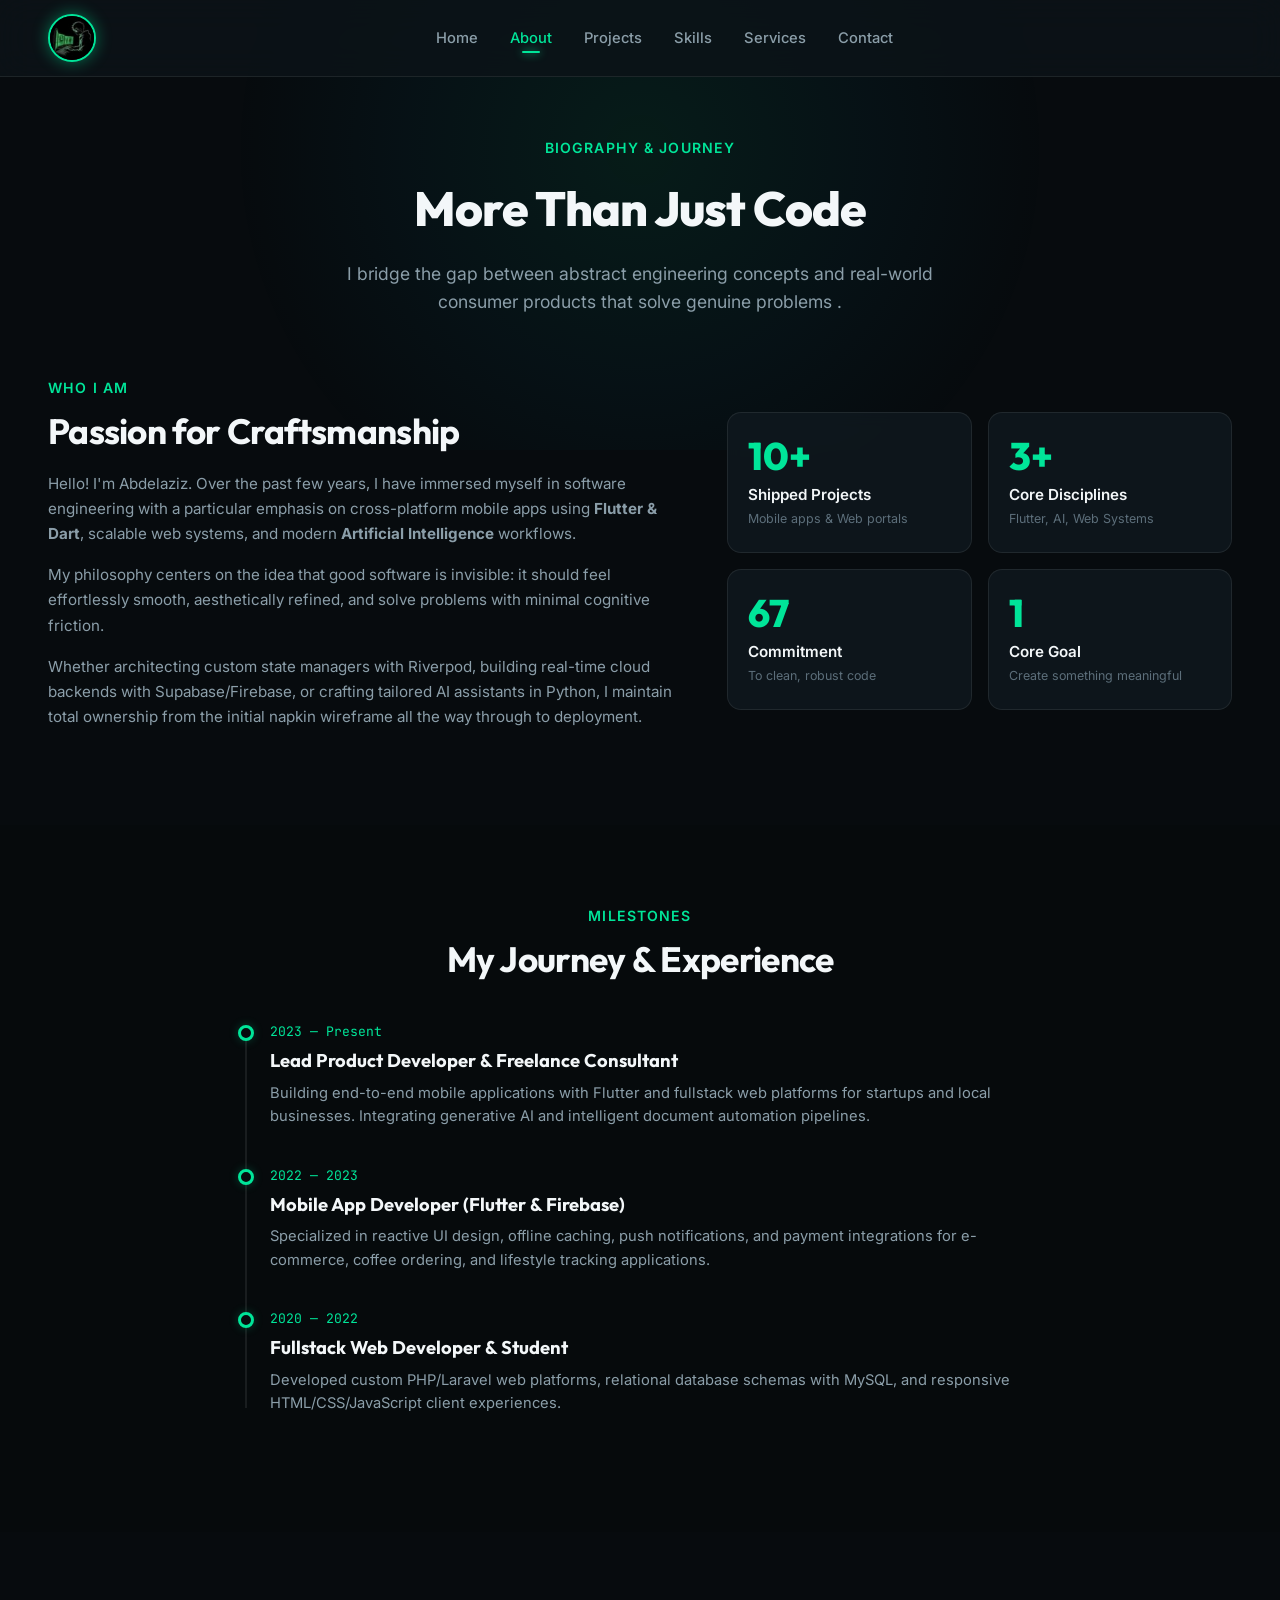
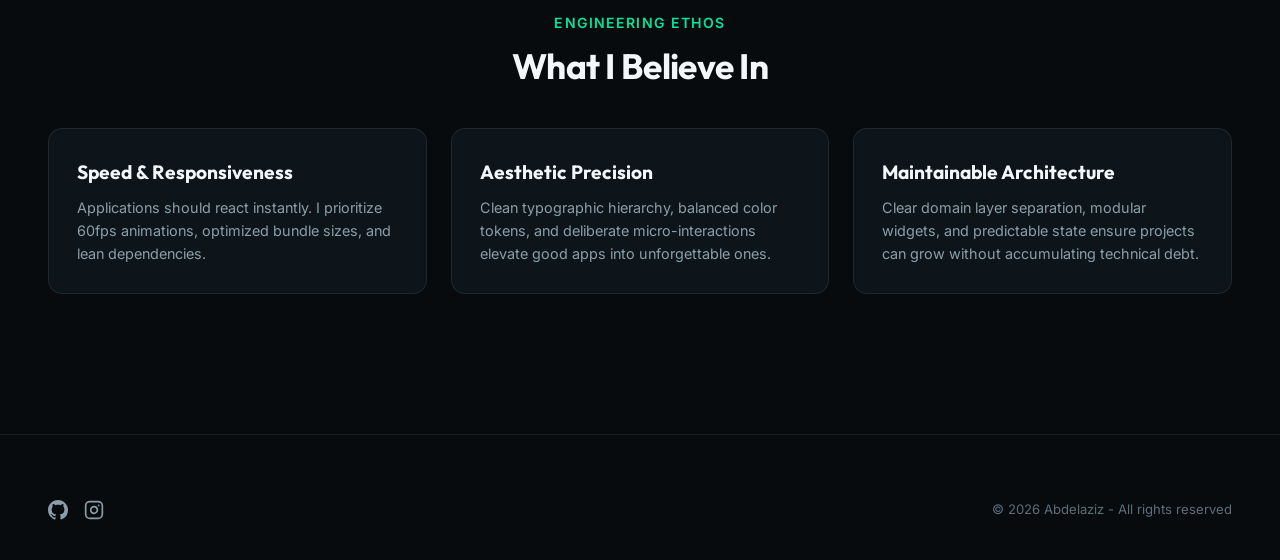
<file: about.html>
<!DOCTYPE html>
<html lang="en" data-theme="dark">
<head>
  <meta charset="UTF-8">
  <meta name="viewport" content="width=device-width, initial-scale=1.0">
  <title>About Abdelaziz — Software Developer & Digital Product Builder</title>
  <meta name="description" content="Discover Abdelaziz's journey, software development philosophy, experience with Flutter, Web, and AI, and professional timeline.">
  <link rel="icon" type="image/png" href="assets/images/profile.png">
  <link rel="stylesheet" href="css/style.css">
</head>
<body>

  <!-- ==================== Header ==================== -->
  <header class="header">
    <div class="container nav-container">
      <a href="index.html" class="logo-wrapper" aria-label="Home">
        <img src="assets/images/profile_logo.png" alt="Abdelaziz Logo" class="logo-img" width="48" height="48" loading="eager">
      </a>

      <nav>
        <ul class="nav-links">
          <li class="nav-item"><a href="index.html">Home</a></li>
          <li class="nav-item active"><a href="about.html">About</a></li>
          <li class="nav-item"><a href="projects.html">Projects</a></li>
          <li class="nav-item"><a href="skills.html">Skills</a></li>
          <li class="nav-item"><a href="services.html">Services</a></li>
          <li class="nav-item"><a href="contact.html">Contact</a></li>
        </ul>
      </nav>

      <div class="nav-actions">
        <!-- <button class="theme-toggle-btn" aria-label="Toggle dark/light mode">
          <svg class="theme-icon" viewBox="0 0 24 24" width="20" height="20" fill="none" stroke="currentColor" stroke-width="2">
            <circle cx="12" cy="12" r="5"></circle>
            <line x1="12" y1="1" x2="12" y2="3"></line>
            <line x1="12" y1="21" x2="12" y2="23"></line>
            <line x1="4.22" y1="4.22" x2="5.64" y2="5.64"></line>
            <line x1="18.36" y1="18.36" x2="19.78" y2="19.78"></line>
            <line x1="1" y1="12" x2="3" y2="12"></line>
            <line x1="21" y1="12" x2="23" y2="12"></line>
            <line x1="4.22" y1="19.78" x2="5.64" y2="18.36"></line>
            <line x1="18.36" y1="5.64" x2="19.78" y2="4.22"></line>
          </svg>
        </button> -->

        <!-- <a href="contact.html" class="btn-outline" style="border-radius:9999px; padding:8px 20px;">Let's Talk</a>

        <button class="mobile-menu-btn" aria-label="Open mobile navigation">
          <svg width="24" height="24" viewBox="0 0 24 24" fill="none" stroke="currentColor" stroke-width="2">
            <line x1="3" y1="6" x2="21" y2="6"></line>
            <line x1="3" y1="12" x2="21" y2="12"></line>
            <line x1="3" y1="18" x2="21" y2="18"></line>
          </svg>
        </button> -->
      </div>
    </div>
  </header>

  <main>
    <!-- ==================== Page Hero ==================== -->
    <section class="page-hero">
      <div class="container">
        <span class="section-label">Biography & Journey</span>
        <h1 class="page-hero-title">More Than Just Code</h1>
        <p class="page-hero-subtitle">
          I bridge the gap between abstract engineering concepts and real-world consumer products that solve genuine problems .
        </p>
      </div>
    </section>

    <!-- ==================== Detailed Bio Section ==================== -->
    <section class="section-padding" style="padding-top:20px;">
      <div class="container about-grid" style="grid-template-columns: 1.25fr 1fr; gap: 48px;">
        <div class="about-bio-col">
          <span class="section-label">Who I Am</span>
          <h2 class="section-title">Passion for Craftsmanship</h2>
          <p class="about-text">
            Hello! I'm Abdelaziz. Over the past few years, I have immersed myself in software engineering with a particular emphasis on cross-platform mobile apps using <strong>Flutter & Dart</strong>, scalable web systems, and modern <strong>Artificial Intelligence</strong> workflows.
          </p>
          <p class="about-text">
            My philosophy centers on the idea that good software is invisible: it should feel effortlessly smooth, aesthetically refined, and solve problems with minimal cognitive friction.
          </p>
          <p class="about-text">
            Whether architecting custom state managers with Riverpod, building real-time cloud backends with Supabase/Firebase, or crafting tailored AI assistants in Python, I maintain total ownership from the initial napkin wireframe all the way through to deployment.
          </p>
        </div>

        <div class="stats-grid">
          <div class="stat-card">
            <div class="stat-number">10+</div>
            <div class="stat-title">Shipped Projects</div>
            <div class="stat-desc">Mobile apps & Web portals</div>
          </div>
          <div class="stat-card">
            <div class="stat-number">3+</div>
            <div class="stat-title">Core Disciplines</div>
            <div class="stat-desc">Flutter, AI, Web Systems</div>
          </div>
          <div class="stat-card">
            <div class="stat-number">100%</div>
            <div class="stat-title">Commitment</div>
            <div class="stat-desc">To clean, robust code</div>
          </div>
          <div class="stat-card">
            <div class="stat-number">1</div>
            <div class="stat-title">Core Goal</div>
            <div class="stat-desc">Create something meaningful</div>
          </div>
        </div>
      </div>
    </section>

    <!-- ==================== Experience & Education Timeline ==================== -->
    <section class="section-padding" style="background: rgba(0,0,0,0.12);">
      <div class="container" style="max-width: 860px;">
        <div style="text-align: center; margin-bottom: 40px;">
          <span class="section-label">Milestones</span>
          <h2 class="section-title">My Journey & Experience</h2>
        </div>

        <div class="timeline">
          <div class="timeline-item">
            <div class="timeline-dot"></div>
            <div class="timeline-date">2023 — Present</div>
            <h3 class="timeline-title">Lead Product Developer & Freelance Consultant</h3>
            <p class="timeline-desc">
              Building end-to-end mobile applications with Flutter and fullstack web platforms for startups and local businesses. Integrating generative AI and intelligent document automation pipelines.
            </p>
          </div>

          <div class="timeline-item">
            <div class="timeline-dot"></div>
            <div class="timeline-date">2022 — 2023</div>
            <h3 class="timeline-title">Mobile App Developer (Flutter & Firebase)</h3>
            <p class="timeline-desc">
              Specialized in reactive UI design, offline caching, push notifications, and payment integrations for e-commerce, coffee ordering, and lifestyle tracking applications.
            </p>
          </div>

          <div class="timeline-item">
            <div class="timeline-dot"></div>
            <div class="timeline-date">2020 — 2022</div>
            <h3 class="timeline-title">Fullstack Web Developer & Student</h3>
            <p class="timeline-desc">
              Developed custom PHP/Laravel web platforms, relational database schemas with MySQL, and responsive HTML/CSS/JavaScript client experiences.
            </p>
          </div>
        </div>
      </div>
    </section>

    <!-- ==================== Principles ==================== -->
    <section class="section-padding">
      <div class="container">
        <div style="text-align: center; margin-bottom: 40px;">
          <span class="section-label">Engineering Ethos</span>
          <h2 class="section-title">What I Believe In</h2>
        </div>

        <div style="display:grid; grid-template-columns:repeat(auto-fit, minmax(280px, 1fr)); gap:24px;">
          <div class="stat-card" style="padding:28px;">
            <h3 style="font-family:var(--font-heading); font-size:1.2rem; margin-bottom:8px;">Speed & Responsiveness</h3>
            <p style="color:var(--text-muted); font-size:0.9rem;">Applications should react instantly. I prioritize 60fps animations, optimized bundle sizes, and lean dependencies.</p>
          </div>

          <div class="stat-card" style="padding:28px;">
            <h3 style="font-family:var(--font-heading); font-size:1.2rem; margin-bottom:8px;">Aesthetic Precision</h3>
            <p style="color:var(--text-muted); font-size:0.9rem;">Clean typographic hierarchy, balanced color tokens, and deliberate micro-interactions elevate good apps into unforgettable ones.</p>
          </div>

          <div class="stat-card" style="padding:28px;">
            <h3 style="font-family:var(--font-heading); font-size:1.2rem; margin-bottom:8px;">Maintainable Architecture</h3>
            <p style="color:var(--text-muted); font-size:0.9rem;">Clear domain layer separation, modular widgets, and predictable state ensure projects can grow without accumulating technical debt.</p>
          </div>
        </div>
      </div>
    </section>
  </main>

  <!-- ==================== Footer ==================== -->
  <footer class="footer">
    <div class="container">
      

      <div class="footer-bottom-row">
        <div class="footer-socials">
          <a href="https://github.com/codizing" target="_blank" rel="noopener" aria-label="GitHub">
            <svg width="20" height="20" viewBox="0 0 24 24" fill="currentColor"><path d="M12 0C5.37 0 0 5.37 0 12c0 5.31 3.435 9.795 8.205 11.385.6.105.825-.255.825-.57 0-.285-.015-1.23-.015-2.235-3.015.555-3.795-.735-4.035-1.41-.135-.345-.72-1.41-1.23-1.695-.42-.225-1.02-.78-.015-.795.945-.015 1.62.87 1.845 1.23 1.08 1.815 2.805 1.305 3.495.99.105-.78.42-1.305.765-1.605-2.67-.3-5.46-1.335-5.46-5.925 0-1.305.465-2.385 1.23-3.225-.12-.3-.54-1.53.12-3.18 0 0 1.005-.315 3.3 1.23.96-.27 1.98-.405 3-.405s2.04.135 3 .405c2.295-1.56 3.3-1.23 3.3-1.23.66 1.65.24 2.88.12 3.18.765.84 1.23 1.905 1.23 3.225 0 4.605-2.805 5.625-5.475 5.925.435.375.81 1.095.81 2.22 0 1.605-.015 2.895-.015 3.3 0 .315.225.69.825.57A12.02 12.02 0 0 0 24 12c0-6.63-5.37-12-12-12z"/></svg>
          </a>
         
          <a href="https://instagram.com/codizing_z" target="_blank" rel="noopener" aria-label="Instagram">
            <svg width="20" height="20" viewBox="0 0 24 24" fill="none" stroke="currentColor" stroke-width="2" stroke-linecap="round" stroke-linejoin="round"><rect x="2" y="2" width="20" height="20" rx="5" ry="5"></rect><path d="M16 11.37A4 4 0 1 1 12.63 8 4 4 0 0 1 16 11.37z"></path><line x1="17.5" y1="6.5" x2="17.51" y2="6.5"></line></svg>
          </a>
        </div>
        <p>© 2026 Abdelaziz - All rights reserved</p>
      </div>
    </div>
  </footer>

  <script src="js/main.js"></script>
</body>
</html>
</file>
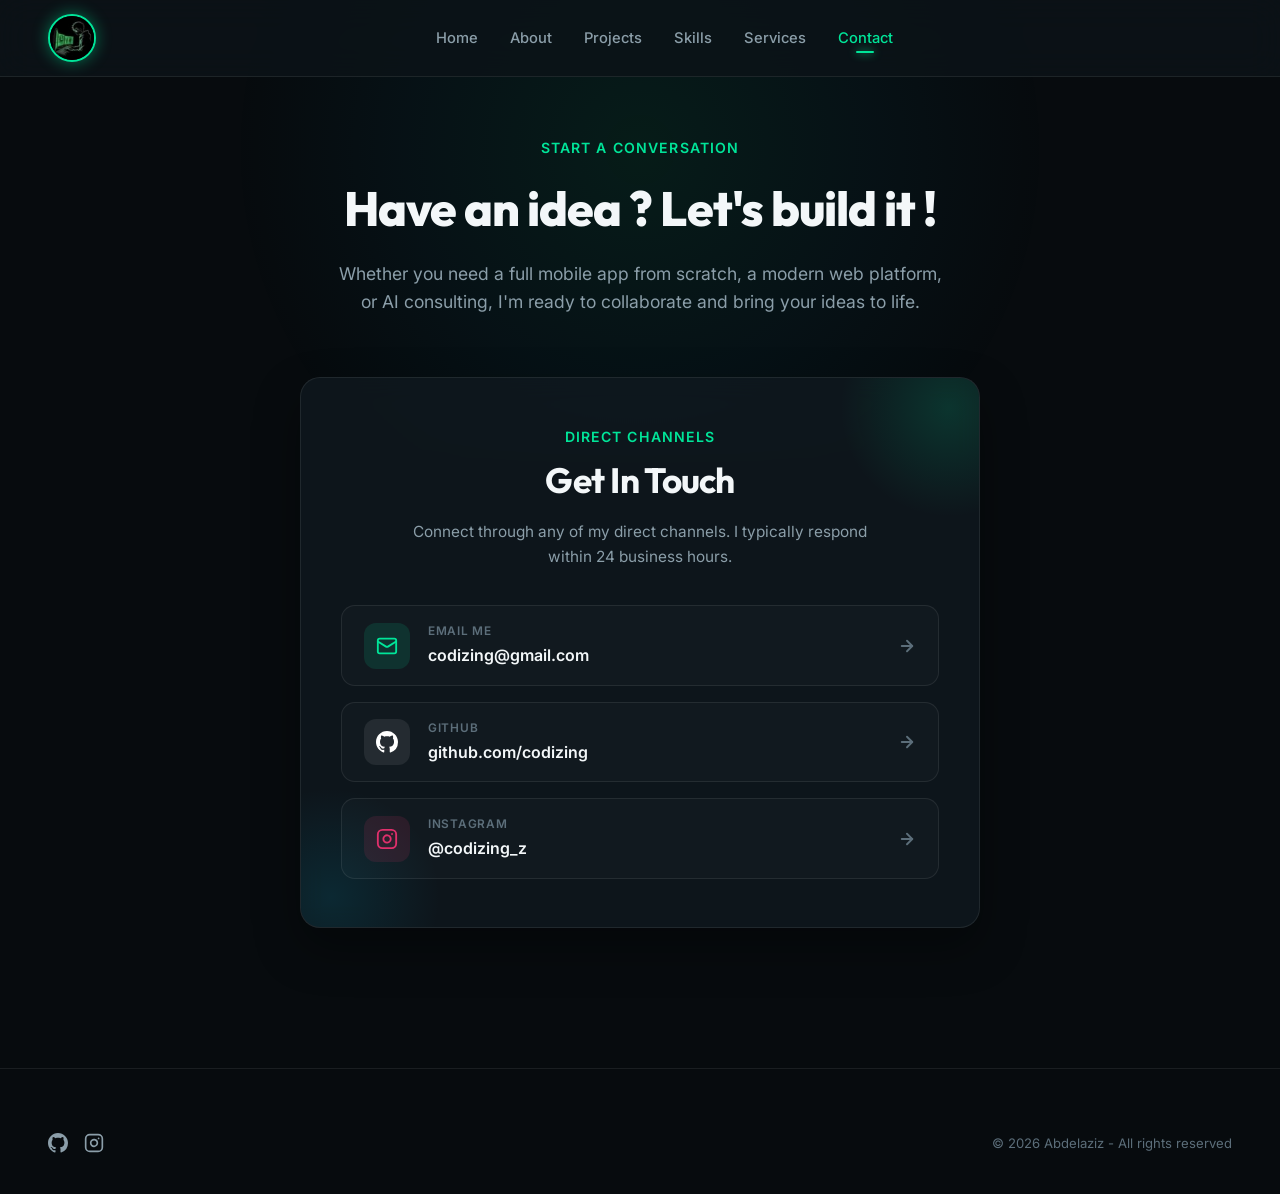
<file: contact.html>
<!DOCTYPE html>
<html lang="en" data-theme="dark">
<head>
  <meta charset="UTF-8">
  <meta name="viewport" content="width=device-width, initial-scale=1.0">
  <title>Contact Abdelaziz — Let's Build Your Product</title>
  <meta name="description" content="Reach out to Abdelaziz for mobile application development, fullstack web platforms, or AI consulting. Send an inquiry or schedule a consultation.">
  <link rel="icon" type="image/png" href="assets/images/profile.png">
  <link rel="stylesheet" href="css/style.css">
</head>
<body>

  <!-- ==================== Header ==================== -->
  <header class="header">
    <div class="container nav-container">
      <a href="index.html" class="logo-wrapper" aria-label="Home">
        <img src="assets/images/profile_logo.png" alt="Abdelaziz Logo" class="logo-img" width="48" height="48" loading="eager">
      </a>

      <nav>
        <ul class="nav-links">
          <li class="nav-item"><a href="index.html">Home</a></li>
          <li class="nav-item"><a href="about.html">About</a></li>
          <li class="nav-item"><a href="projects.html">Projects</a></li>
          <li class="nav-item"><a href="skills.html">Skills</a></li>
          <li class="nav-item"><a href="services.html">Services</a></li>
          <li class="nav-item active"><a href="contact.html">Contact</a></li>
        </ul>
      </nav>

      <div class="nav-actions">
        <!-- <button class="theme-toggle-btn" aria-label="Toggle dark/light mode">
          <svg class="theme-icon" viewBox="0 0 24 24" width="20" height="20" fill="none" stroke="currentColor" stroke-width="2">
            <circle cx="12" cy="12" r="5"></circle>
            <line x1="12" y1="1" x2="12" y2="3"></line>
            <line x1="12" y1="21" x2="12" y2="23"></line>
            <line x1="4.22" y1="4.22" x2="5.64" y2="5.64"></line>
            <line x1="18.36" y1="18.36" x2="19.78" y2="19.78"></line>
            <line x1="1" y1="12" x2="3" y2="12"></line>
            <line x1="21" y1="12" x2="23" y2="12"></line>
            <line x1="4.22" y1="19.78" x2="5.64" y2="18.36"></line>
            <line x1="18.36" y1="5.64" x2="19.78" y2="4.22"></line>
          </svg>
        </button> -->

        <!-- <a href="contact.html" class="btn-primary" style="padding:8px 20px;">Let's Talk</a>

        <button class="mobile-menu-btn" aria-label="Open mobile navigation">
          <svg width="24" height="24" viewBox="0 0 24 24" fill="none" stroke="currentColor" stroke-width="2">
            <line x1="3" y1="6" x2="21" y2="6"></line>
            <line x1="3" y1="12" x2="21" y2="12"></line>
            <line x1="3" y1="18" x2="21" y2="18"></line>
          </svg>
        </button> -->
      </div>
    </div>
  </header>

  <main>
    <!-- ==================== Page Hero ==================== -->
    <section class="page-hero">
      <div class="container">
        <span class="section-label">Start a Conversation</span>
        <h1 class="page-hero-title">Have an idea ? Let's build it !</h1>
        <p class="page-hero-subtitle">
          Whether you need a full mobile app from scratch, a modern web platform, or AI consulting, I'm ready to collaborate and bring your ideas to life.
        </p>
      </div>
    </section>

    <!-- ==================== Main Contact Section ==================== -->
    <section class="section-padding" style="padding-top:20px; padding-bottom:80px;">
      <div class="container">
        <div class="contact-iconic-container">
          <!-- Direct Details Header -->
          <div class="contact-header-center">
            <span class="section-label">Direct Channels</span>
            <h2 class="section-title">Get In Touch</h2>
            <p>
              Connect through any of my direct channels. I typically respond within 24 business hours.
            </p>
          </div>

          <div class="contact-links-list">
            <!-- Email -->
            <a href="mailto:codizing@gmail.com" class="contact-link-card">
              <div class="contact-link-card-left">
                <div class="contact-link-icon icon-email">
                  <svg width="22" height="22" viewBox="0 0 24 24" fill="none" stroke="currentColor" stroke-width="2" stroke-linecap="round" stroke-linejoin="round">
                    <rect x="2" y="4" width="20" height="16" rx="2"></rect>
                    <path d="m22 7-8.97 5.7a1.94 1.94 0 0 1-2.06 0L2 7"></path>
                  </svg>
                </div>
                <div class="contact-link-text">
                  <span class="label">Email Me</span>
                  <span class="value">codizing@gmail.com</span>
                </div>
              </div>
              <div class="contact-link-arrow">
                <svg width="18" height="18" viewBox="0 0 24 24" fill="none" stroke="currentColor" stroke-width="2.5" stroke-linecap="round" stroke-linejoin="round">
                  <line x1="5" y1="12" x2="19" y2="12"></line>
                  <polyline points="12 5 19 12 12 19"></polyline>
                </svg>
              </div>
            </a>

            <!-- GitHub -->
            <a href="https://github.com/codizing" target="_blank" rel="noopener" class="contact-link-card">
              <div class="contact-link-card-left">
                <div class="contact-link-icon icon-github">
                  <svg width="22" height="22" viewBox="0 0 24 24" fill="currentColor">
                    <path d="M12 0C5.37 0 0 5.37 0 12c0 5.31 3.435 9.795 8.205 11.385.6.105.825-.255.825-.57 0-.285-.015-1.23-.015-2.235-3.015.555-3.795-.735-4.035-1.41-.135-.345-.72-1.41-1.23-1.695-.42-.225-1.02-.78-.015-.795.945-.015 1.62.87 1.845 1.23 1.08 1.815 2.805 1.305 3.495.99.105-.78.42-1.305.765-1.605-2.67-.3-5.46-1.335-5.46-5.925 0-1.305.465-2.385 1.23-3.225-.12-.3-.54-1.53.12-3.18 0 0 1.005-.315 3.3 1.23.96-.27 1.98-.405 3-.405s2.04.135 3 .405c2.295-1.56 3.3-1.23 3.3-1.23.66 1.65.24 2.88.12 3.18.765.84 1.23 1.905 1.23 3.225 0 4.605-2.805 5.625-5.475 5.925.435.375.81 1.095.81 2.22 0 1.605-.015 2.895-.015 3.3 0 .315.225.69.825.57A12.02 12.02 0 0 0 24 12c0-6.63-5.37-12-12-12z"/>
                  </svg>
                </div>
                <div class="contact-link-text">
                  <span class="label">GitHub</span>
                  <span class="value">github.com/codizing</span>
                </div>
              </div>
              <div class="contact-link-arrow">
                <svg width="18" height="18" viewBox="0 0 24 24" fill="none" stroke="currentColor" stroke-width="2.5" stroke-linecap="round" stroke-linejoin="round">
                  <line x1="5" y1="12" x2="19" y2="12"></line>
                  <polyline points="12 5 19 12 12 19"></polyline>
                </svg>
              </div>
            </a>

            <!-- Instagram -->
            <a href="https://instagram.com/codizing_z" target="_blank" rel="noopener" class="contact-link-card">
              <div class="contact-link-card-left">
                <div class="contact-link-icon icon-instagram">
                  <svg width="22" height="22" viewBox="0 0 24 24" fill="none" stroke="currentColor" stroke-width="2" stroke-linecap="round" stroke-linejoin="round">
                    <rect x="2" y="2" width="20" height="20" rx="5" ry="5"></rect>
                    <path d="M16 11.37A4 4 0 1 1 12.63 8 4 4 0 0 1 16 11.37z"></path>
                    <line x1="17.5" y1="6.5" x2="17.51" y2="6.5"></line>
                  </svg>
                </div>
                <div class="contact-link-text">
                  <span class="label">Instagram</span>
                  <span class="value">@codizing_z</span>
                </div>
              </div>
              <div class="contact-link-arrow">
                <svg width="18" height="18" viewBox="0 0 24 24" fill="none" stroke="currentColor" stroke-width="2.5" stroke-linecap="round" stroke-linejoin="round">
                  <line x1="5" y1="12" x2="19" y2="12"></line>
                  <polyline points="12 5 19 12 12 19"></polyline>
                </svg>
              </div>
            </a>
          </div>
        </div>
      </div>
    </section>
  </main>

  <!-- ==================== Footer ==================== -->
  <footer class="footer">
    <div class="container">
      

      <div class="footer-bottom-row">
        <div class="footer-socials">
         <a href="https://github.com/codizing" target="_blank" rel="noopener" aria-label="GitHub">
            <svg width="20" height="20" viewBox="0 0 24 24" fill="currentColor"><path d="M12 0C5.37 0 0 5.37 0 12c0 5.31 3.435 9.795 8.205 11.385.6.105.825-.255.825-.57 0-.285-.015-1.23-.015-2.235-3.015.555-3.795-.735-4.035-1.41-.135-.345-.72-1.41-1.23-1.695-.42-.225-1.02-.78-.015-.795.945-.015 1.62.87 1.845 1.23 1.08 1.815 2.805 1.305 3.495.99.105-.78.42-1.305.765-1.605-2.67-.3-5.46-1.335-5.46-5.925 0-1.305.465-2.385 1.23-3.225-.12-.3-.54-1.53.12-3.18 0 0 1.005-.315 3.3 1.23.96-.27 1.98-.405 3-.405s2.04.135 3 .405c2.295-1.56 3.3-1.23 3.3-1.23.66 1.65.24 2.88.12 3.18.765.84 1.23 1.905 1.23 3.225 0 4.605-2.805 5.625-5.475 5.925.435.375.81 1.095.81 2.22 0 1.605-.015 2.895-.015 3.3 0 .315.225.69.825.57A12.02 12.02 0 0 0 24 12c0-6.63-5.37-12-12-12z"/></svg>
          </a>
         
          <a href="https://instagram.com/codizing_z" target="_blank" rel="noopener" aria-label="Instagram">
            <svg width="20" height="20" viewBox="0 0 24 24" fill="none" stroke="currentColor" stroke-width="2" stroke-linecap="round" stroke-linejoin="round"><rect x="2" y="2" width="20" height="20" rx="5" ry="5"></rect><path d="M16 11.37A4 4 0 1 1 12.63 8 4 4 0 0 1 16 11.37z"></path><line x1="17.5" y1="6.5" x2="17.51" y2="6.5"></line></svg>
          </a>
        </div>
        <p>© 2026 Abdelaziz - All rights reserved</p>
      </div>
    </div>
  </footer>

  <script src="js/main.js"></script>
</body>
</html>
</file>
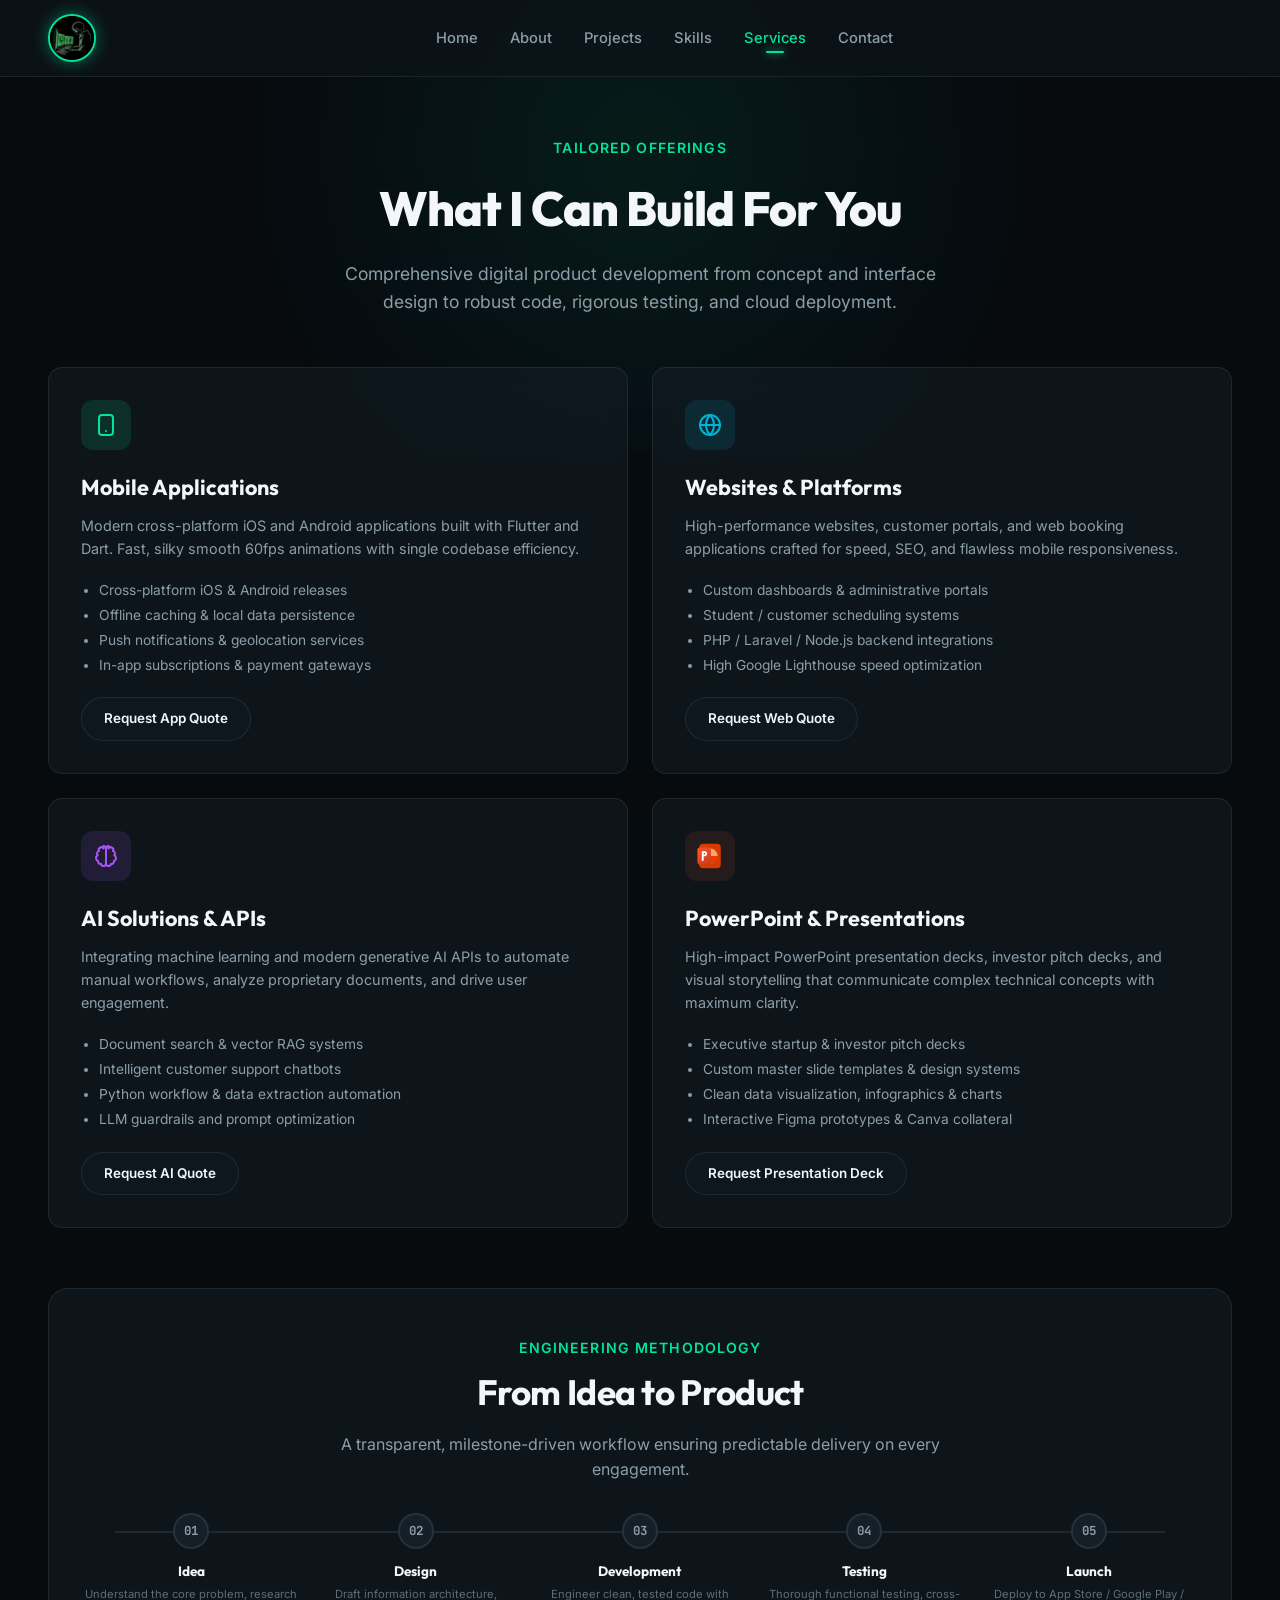
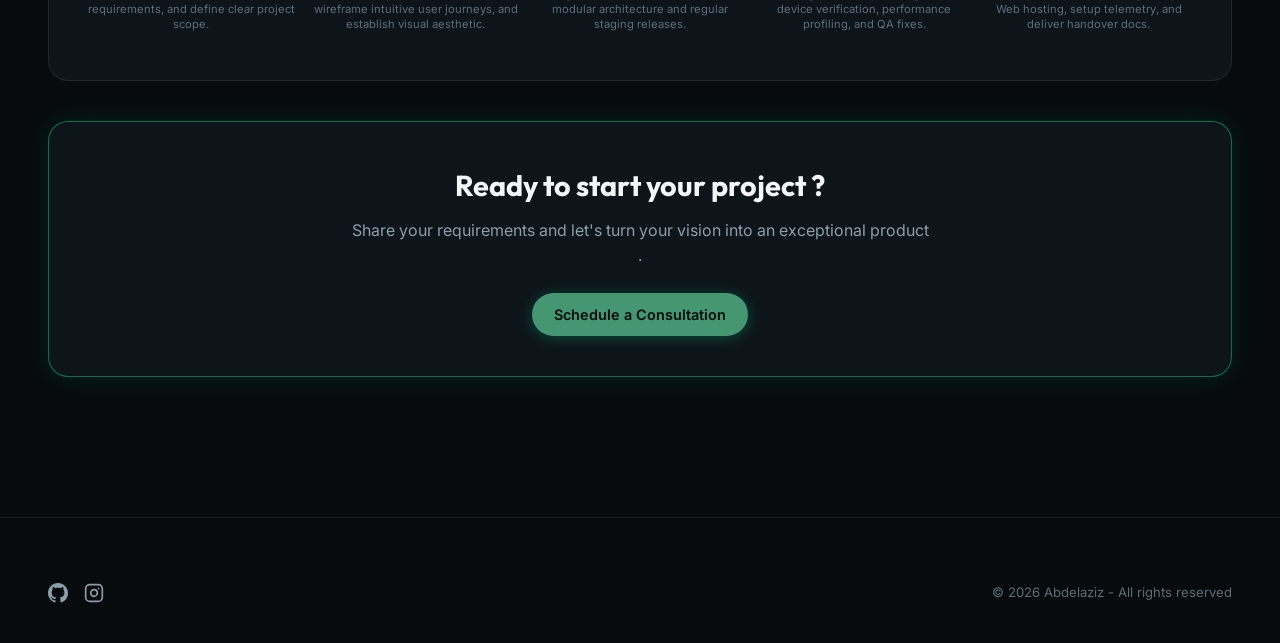
<file: services.html>
<!DOCTYPE html>
<html lang="en" data-theme="dark">
<head>
  <meta charset="UTF-8">
  <meta name="viewport" content="width=device-width, initial-scale=1.0">
  <title>Services & Solutions — Abdelaziz</title>
  <meta name="description" content="Discover professional software development services by Abdelaziz: Mobile Applications with Flutter, Responsive Websites, AI Integration, and UI/UX Design.">
  <link rel="icon" type="image/png" href="assets/images/profile.png">
  <link rel="stylesheet" href="css/style.css">
</head>
<body>

  <!-- ==================== Header ==================== -->
  <header class="header">
    <div class="container nav-container">
      <a href="index.html" class="logo-wrapper" aria-label="Home">
        <img src="assets/images/profile_logo.png" alt="Abdelaziz Logo" class="logo-img" width="48" height="48" loading="eager">
      </a>

      <nav>
        <ul class="nav-links">
          <li class="nav-item"><a href="index.html">Home</a></li>
          <li class="nav-item"><a href="about.html">About</a></li>
          <li class="nav-item"><a href="projects.html">Projects</a></li>
          <li class="nav-item"><a href="skills.html">Skills</a></li>
          <li class="nav-item active"><a href="services.html">Services</a></li>
          <li class="nav-item"><a href="contact.html">Contact</a></li>
        </ul>
      </nav>

      <div class="nav-actions">
        <!-- <button class="theme-toggle-btn" aria-label="Toggle dark/light mode">
          <svg class="theme-icon" viewBox="0 0 24 24" width="20" height="20" fill="none" stroke="currentColor" stroke-width="2">
            <circle cx="12" cy="12" r="5"></circle>
            <line x1="12" y1="1" x2="12" y2="3"></line>
            <line x1="12" y1="21" x2="12" y2="23"></line>
            <line x1="4.22" y1="4.22" x2="5.64" y2="5.64"></line>
            <line x1="18.36" y1="18.36" x2="19.78" y2="19.78"></line>
            <line x1="1" y1="12" x2="3" y2="12"></line>
            <line x1="21" y1="12" x2="23" y2="12"></line>
            <line x1="4.22" y1="19.78" x2="5.64" y2="18.36"></line>
            <line x1="18.36" y1="5.64" x2="19.78" y2="4.22"></line>
          </svg>
        </button> -->
<!-- 
        <a href="contact.html" class="btn-primary" style="padding:8px 20px;">Let's Talk</a>

        <button class="mobile-menu-btn" aria-label="Open mobile navigation">
          <svg width="24" height="24" viewBox="0 0 24 24" fill="none" stroke="currentColor" stroke-width="2">
            <line x1="3" y1="6" x2="21" y2="6"></line>
            <line x1="3" y1="12" x2="21" y2="12"></line>
            <line x1="3" y1="18" x2="21" y2="18"></line>
          </svg>
        </button> -->
      </div>
    </div>
  </header>

  <main>
    <!-- ==================== Page Hero ==================== -->
    <section class="page-hero">
      <div class="container">
        <span class="section-label">Tailored Offerings</span>
        <h1 class="page-hero-title">What I Can Build For You</h1>
        <p class="page-hero-subtitle">
          Comprehensive digital product development from concept and interface design to robust code, rigorous testing, and cloud deployment.
        </p>
      </div>
    </section>

    <!-- ==================== Detailed Services Grid ==================== -->
    <section class="section-padding" style="padding-top:10px;">
      <div class="container">
        <div class="services-detailed-grid">
          
          <!-- Service 1 -->
          <div class="stat-card" style="padding:32px; display:flex; flex-direction:column; justify-content:space-between;">
            <div>
              <div style="width:50px; height:50px; border-radius:12px; background:rgba(0,229,153,0.12); color:var(--accent-primary); display:flex; align-items:center; justify-content:center; margin-bottom:20px;">
                <svg width="24" height="24" viewBox="0 0 24 24" fill="none" stroke="currentColor" stroke-width="2" stroke-linecap="round" stroke-linejoin="round">
                  <rect x="5" y="2" width="14" height="20" rx="3"></rect>
                  <line x1="12" y1="18" x2="12.01" y2="18"></line>
                </svg>
              </div>
              <h3 style="font-family:var(--font-heading); font-size:1.35rem; margin-bottom:10px;">Mobile Applications</h3>
              <p style="color:var(--text-muted); font-size:0.9rem; line-height:1.6; margin-bottom:18px;">
                Modern cross-platform iOS and Android applications built with Flutter and Dart. Fast, silky smooth 60fps animations with single codebase efficiency.
              </p>
              <ul style="color:var(--text-muted); font-size:0.86rem; line-height:1.8; padding-left:18px; margin-bottom:20px;">
                <li>Cross-platform iOS & Android releases</li>
                <li>Offline caching & local data persistence</li>
                <li>Push notifications & geolocation services</li>
                <li>In-app subscriptions & payment gateways</li>
              </ul>
            </div>
            <a href="contact.html" class="btn-outline" style="align-self:flex-start; font-size:0.84rem;">Request App Quote</a>
          </div>

          <!-- Service 2 -->
          <div class="stat-card" style="padding:32px; display:flex; flex-direction:column; justify-content:space-between;">
            <div>
              <div style="width:50px; height:50px; border-radius:12px; background:rgba(0,180,216,0.12); color:var(--accent-secondary); display:flex; align-items:center; justify-content:center; margin-bottom:20px;">
                <svg width="24" height="24" viewBox="0 0 24 24" fill="none" stroke="currentColor" stroke-width="2" stroke-linecap="round" stroke-linejoin="round">
                  <circle cx="12" cy="12" r="10"></circle>
                  <line x1="2" y1="12" x2="22" y2="12"></line>
                  <path d="M12 2a15.3 15.3 0 0 1 4 10 15.3 15.3 0 0 1-4 10 15.3 15.3 0 0 1-4-10 15.3 15.3 0 0 1 4-10z"></path>
                </svg>
              </div>
              <h3 style="font-family:var(--font-heading); font-size:1.35rem; margin-bottom:10px;">Websites & Platforms</h3>
              <p style="color:var(--text-muted); font-size:0.9rem; line-height:1.6; margin-bottom:18px;">
                High-performance websites, customer portals, and web booking applications crafted for speed, SEO, and flawless mobile responsiveness.
              </p>
              <ul style="color:var(--text-muted); font-size:0.86rem; line-height:1.8; padding-left:18px; margin-bottom:20px;">
                <li>Custom dashboards & administrative portals</li>
                <li>Student / customer scheduling systems</li>
                <li>PHP / Laravel / Node.js backend integrations</li>
                <li>High Google Lighthouse speed optimization</li>
              </ul>
            </div>
            <a href="contact.html" class="btn-outline" style="align-self:flex-start; font-size:0.84rem;">Request Web Quote</a>
          </div>

          <!-- Service 3 -->
          <div class="stat-card" style="padding:32px; display:flex; flex-direction:column; justify-content:space-between;">
            <div>
              <div style="width:50px; height:50px; border-radius:12px; background:rgba(168,85,247,0.12); color:#A855F7; display:flex; align-items:center; justify-content:center; margin-bottom:20px;">
                <svg width="24" height="24" viewBox="0 0 24 24" fill="none" stroke="currentColor" stroke-width="2" stroke-linecap="round" stroke-linejoin="round">
                  <path d="M9.5 2A2.5 2.5 0 0 1 12 4.5v15a2.5 2.5 0 0 1-4.96.44 2.5 2.5 0 0 1-2.96-3.08 3 3 0 0 1-.34-5.58 2.5 2.5 0 0 1 1.32-4.24 2.5 2.5 0 0 1 4.44-2.54z"></path>
                  <path d="M14.5 2A2.5 2.5 0 0 0 12 4.5v15a2.5 2.5 0 0 0 4.96.44 2.5 2.5 0 0 0 2.96-3.08 3 3 0 0 0 .34-5.58 2.5 2.5 0 0 0-1.32-4.24 2.5 2.5 0 0 0-4.44-2.54z"></path>
                </svg>
              </div>
              <h3 style="font-family:var(--font-heading); font-size:1.35rem; margin-bottom:10px;">AI Solutions & APIs</h3>
              <p style="color:var(--text-muted); font-size:0.9rem; line-height:1.6; margin-bottom:18px;">
                Integrating machine learning and modern generative AI APIs to automate manual workflows, analyze proprietary documents, and drive user engagement.
              </p>
              <ul style="color:var(--text-muted); font-size:0.86rem; line-height:1.8; padding-left:18px; margin-bottom:20px;">
                <li>Document search & vector RAG systems</li>
                <li>Intelligent customer support chatbots</li>
                <li>Python workflow & data extraction automation</li>
                <li>LLM guardrails and prompt optimization</li>
              </ul>
            </div>
            <a href="contact.html" class="btn-outline" style="align-self:flex-start; font-size:0.84rem;">Request AI Quote</a>
          </div>

          <!-- Service 4 -->
          <div class="stat-card" style="padding:32px; display:flex; flex-direction:column; justify-content:space-between;">
            <div>
              <div style="width:50px; height:50px; border-radius:12px; background:rgba(210,71,38,0.12); display:flex; align-items:center; justify-content:center; margin-bottom:20px;">
                <svg width="30" height="30" viewBox="0 0 256 256" fill="none"><rect x="36" y="24" width="184" height="208" rx="32" fill="#D83B01"/><circle cx="128" cy="128" r="64" fill="#F35A22"/><path d="M128 64C163.346 64 192 92.6538 192 128H128V64Z" fill="#FFA573"/><path d="M128 128H192C192 163.346 163.346 192 128 192V128Z" fill="#EA3C00"/><rect x="20" y="56" width="116" height="144" rx="24" fill="url(#pptGradServ)"/><path d="M58 88H83C94.598 88 104 97.402 104 109C104 120.598 94.598 130 83 130H74V168H58V88ZM74 102V116H82C85.866 116 89 112.866 89 109C89 105.134 85.866 102 82 102H74Z" fill="#FFFFFF"/><defs><linearGradient id="pptGradServ" x1="20" y1="56" x2="136" y2="200" gradientUnits="userSpaceOnUse"><stop stop-color="#FF5528"/><stop offset="1" stop-color="#C43E1C"/></linearGradient></defs></svg>
              </div>
              <h3 style="font-family:var(--font-heading); font-size:1.35rem; margin-bottom:10px;">PowerPoint & Presentations</h3>
              <p style="color:var(--text-muted); font-size:0.9rem; line-height:1.6; margin-bottom:18px;">
                High-impact PowerPoint presentation decks, investor pitch decks, and visual storytelling that communicate complex technical concepts with maximum clarity.
              </p>
              <ul style="color:var(--text-muted); font-size:0.86rem; line-height:1.8; padding-left:18px; margin-bottom:20px;">
                <li>Executive startup & investor pitch decks</li>
                <li>Custom master slide templates & design systems</li>
                <li>Clean data visualization, infographics & charts</li>
                <li>Interactive Figma prototypes & Canva collateral</li>
              </ul>
            </div>
            <a href="contact.html" class="btn-outline" style="align-self:flex-start; font-size:0.84rem;">Request Presentation Deck</a>
          </div>

        </div>

        <!-- ==================== The 5-Step Process ==================== -->
        <div class="approach-box" style="padding:48px 36px; margin-bottom:40px;">
          <div style="text-align:center; margin-bottom:30px;">
            <span class="section-label">Engineering Methodology</span>
            <h2 class="section-title">From Idea to Product</h2>
            <p style="color:var(--text-muted); max-width:600px; margin:0 auto;">A transparent, milestone-driven workflow ensuring predictable delivery on every engagement.</p>
          </div>

          <div class="stepper-list">
            <div class="step-node">
              <div class="step-number">01</div>
              <div class="step-name">Idea</div>
              <div class="step-desc">Understand the core problem, research requirements, and define clear project scope.</div>
            </div>
            <div class="step-node">
              <div class="step-number">02</div>
              <div class="step-name">Design</div>
              <div class="step-desc">Draft information architecture, wireframe intuitive user journeys, and establish visual aesthetic.</div>
            </div>
            <div class="step-node">
              <div class="step-number">03</div>
              <div class="step-name">Development</div>
              <div class="step-desc">Engineer clean, tested code with modular architecture and regular staging releases.</div>
            </div>
            <div class="step-node">
              <div class="step-number">04</div>
              <div class="step-name">Testing</div>
              <div class="step-desc">Thorough functional testing, cross-device verification, performance profiling, and QA fixes.</div>
            </div>
            <div class="step-node">
              <div class="step-number">05</div>
              <div class="step-name">Launch</div>
              <div class="step-desc">Deploy to App Store / Google Play / Web hosting, setup telemetry, and deliver handover docs.</div>
            </div>
          </div>
        </div>

        <!-- Consultation Banner -->
        <div style="background:var(--bg-card); border:1px solid var(--border-active); border-radius:var(--radius-lg); padding:40px; text-align:center; box-shadow:0 0 30px rgba(0,229,153,0.1);">
          <h3 style="font-family:var(--font-heading); font-size:1.8rem; margin-bottom:10px;">Ready to start your project ?</h3>
          <p style="color:var(--text-muted); max-width:580px; margin:0 auto 24px;">Share your requirements and let's turn your vision into an exceptional product .</p>
          <a href="contact.html" class="btn-primary">Schedule a Consultation</a>
        </div>
      </div>
    </section>
  </main>

  <!-- ==================== Footer ==================== -->
  <footer class="footer">
    <div class="container">
      

      <div class="footer-bottom-row">
        <div class="footer-socials">
          <a href="https://github.com/codizing" target="_blank" rel="noopener" aria-label="GitHub">
            <svg width="20" height="20" viewBox="0 0 24 24" fill="currentColor"><path d="M12 0C5.37 0 0 5.37 0 12c0 5.31 3.435 9.795 8.205 11.385.6.105.825-.255.825-.57 0-.285-.015-1.23-.015-2.235-3.015.555-3.795-.735-4.035-1.41-.135-.345-.72-1.41-1.23-1.695-.42-.225-1.02-.78-.015-.795.945-.015 1.62.87 1.845 1.23 1.08 1.815 2.805 1.305 3.495.99.105-.78.42-1.305.765-1.605-2.67-.3-5.46-1.335-5.46-5.925 0-1.305.465-2.385 1.23-3.225-.12-.3-.54-1.53.12-3.18 0 0 1.005-.315 3.3 1.23.96-.27 1.98-.405 3-.405s2.04.135 3 .405c2.295-1.56 3.3-1.23 3.3-1.23.66 1.65.24 2.88.12 3.18.765.84 1.23 1.905 1.23 3.225 0 4.605-2.805 5.625-5.475 5.925.435.375.81 1.095.81 2.22 0 1.605-.015 2.895-.015 3.3 0 .315.225.69.825.57A12.02 12.02 0 0 0 24 12c0-6.63-5.37-12-12-12z"/></svg>
          </a>
         
          <a href="https://instagram.com/codizing_z" target="_blank" rel="noopener" aria-label="Instagram">
            <svg width="20" height="20" viewBox="0 0 24 24" fill="none" stroke="currentColor" stroke-width="2" stroke-linecap="round" stroke-linejoin="round"><rect x="2" y="2" width="20" height="20" rx="5" ry="5"></rect><path d="M16 11.37A4 4 0 1 1 12.63 8 4 4 0 0 1 16 11.37z"></path><line x1="17.5" y1="6.5" x2="17.51" y2="6.5"></line></svg>
          </a>
        </div>
        <p>© 2026 Abdelaziz - All rights reserved</p>
      </div>
    </div>
  </footer>

  <script src="js/main.js"></script>
</body>
</html>
</file>
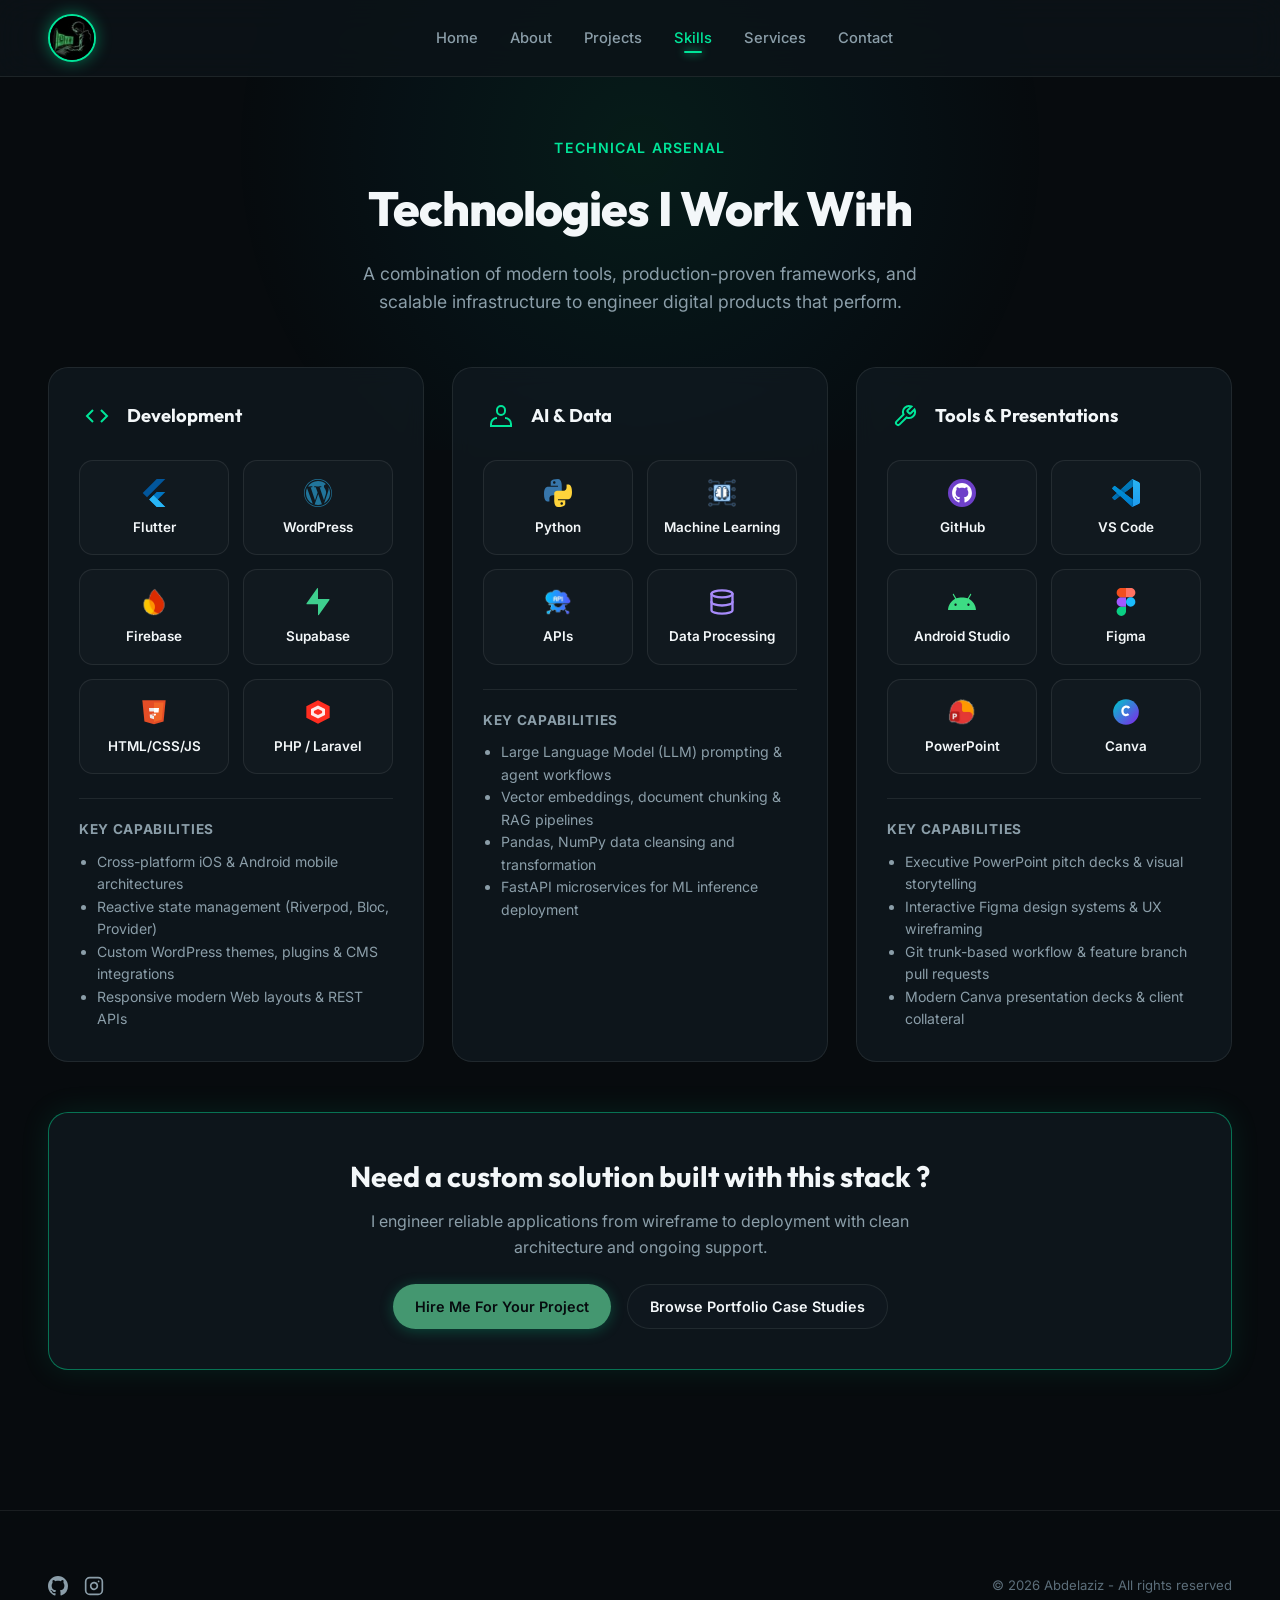
<file: skills.html>
<!DOCTYPE html>
<html lang="en" data-theme="dark">
<head>
  <meta charset="UTF-8">
  <meta name="viewport" content="width=device-width, initial-scale=1.0">
  <title>Skills & Technologies — Abdelaziz</title>
  <meta name="description" content="Explore Abdelaziz's technical skills across Flutter, Dart, Python, AI integration, fullstack web, and developer tooling.">
  <link rel="icon" type="image/png" href="assets/images/profile.png">
  <link rel="stylesheet" href="css/style.css">
</head>
<body>

  <!-- ==================== Header ==================== -->
  <header class="header">
    <div class="container nav-container">
      <a href="index.html" class="logo-wrapper" aria-label="Home">
        <img src="assets/images/profile_logo.png" alt="Abdelaziz Logo" class="logo-img" width="48" height="48" loading="eager">
      </a>

      <nav>
        <ul class="nav-links">
          <li class="nav-item"><a href="index.html">Home</a></li>
          <li class="nav-item"><a href="about.html">About</a></li>
          <li class="nav-item"><a href="projects.html">Projects</a></li>
          <li class="nav-item active"><a href="skills.html">Skills</a></li>
          <li class="nav-item"><a href="services.html">Services</a></li>
          <li class="nav-item"><a href="contact.html">Contact</a></li>
        </ul>
      </nav>

      <div class="nav-actions">
        <!-- <button class="theme-toggle-btn" aria-label="Toggle dark/light mode">
          <svg class="theme-icon" viewBox="0 0 24 24" width="20" height="20" fill="none" stroke="currentColor" stroke-width="2">
            <circle cx="12" cy="12" r="5"></circle>
            <line x1="12" y1="1" x2="12" y2="3"></line>
            <line x1="12" y1="21" x2="12" y2="23"></line>
            <line x1="4.22" y1="4.22" x2="5.64" y2="5.64"></line>
            <line x1="18.36" y1="18.36" x2="19.78" y2="19.78"></line>
            <line x1="1" y1="12" x2="3" y2="12"></line>
            <line x1="21" y1="12" x2="23" y2="12"></line>
            <line x1="4.22" y1="19.78" x2="5.64" y2="18.36"></line>
            <line x1="18.36" y1="5.64" x2="19.78" y2="4.22"></line>
          </svg>
        </button> -->

        <!-- <a href="contact.html" class="btn-outline" style="border-radius:9999px; padding:8px 20px;">Let's Talk</a>

        <button class="mobile-menu-btn" aria-label="Open mobile navigation">
          <svg width="24" height="24" viewBox="0 0 24 24" fill="none" stroke="currentColor" stroke-width="2">
            <line x1="3" y1="6" x2="21" y2="6"></line>
            <line x1="3" y1="12" x2="21" y2="12"></line>
            <line x1="3" y1="18" x2="21" y2="18"></line>
          </svg>
        </button> -->
      </div>
    </div>
  </header>

  <main>
    <!-- ==================== Page Hero ==================== -->
    <section class="page-hero">
      <div class="container">
        <span class="section-label">Technical Arsenal</span>
        <h1 class="page-hero-title">Technologies I Work With</h1>
        <p class="page-hero-subtitle">
          A combination of modern tools, production-proven frameworks, and scalable infrastructure to engineer digital products that perform.
        </p>
      </div>
    </section>

    <!-- ==================== Core Skills Grid ==================== -->
    <section class="section-padding" style="padding-top:10px;">
      <div class="container">
        <div class="skills-grid" style="grid-template-columns: repeat(3, 1fr); gap: 28px;">
          
          <!-- Category 1: Development -->
          <div class="skill-category-card">
            <div class="category-header">
              <div class="category-icon">
                <svg width="24" height="24" viewBox="0 0 24 24" fill="none" stroke="currentColor" stroke-width="2">
                  <polyline points="16 18 22 12 16 6"></polyline>
                  <polyline points="8 6 2 12 8 18"></polyline>
                </svg>
              </div>
              <h3 class="category-title">Development</h3>
            </div>

            <div class="skills-badges-grid">
              <div class="skill-item">
                <div class="skill-icon-svg">
                  <svg width="28" height="28" viewBox="0 0 24 24" fill="none"><path d="M14.314 0L2.3 12L6 15.7L21.684 0.013H14.314Z" fill="#02569B"/><path d="M14.328 11.072L7.857 17.543L14.329 24H21.7L15.229 17.529L21.7 11.072H14.328Z" fill="#0175C2"/><path d="M15.229 17.529L11.543 13.843L7.857 17.543L14.329 24H21.7L15.229 17.529Z" fill="#29B6F6"/></svg>
                </div>
                <span class="skill-name">Flutter</span>
              </div>
              <div class="skill-item">
                <div class="skill-icon-svg">
                  <img src="assets/icons/wordpress.svg" width="28" height="28" alt="WordPress">
                </div>
                <span class="skill-name">WordPress</span>
              </div>
              <div class="skill-item">
                <div class="skill-icon-svg">
                  <img src="assets/icons/firebase.png" width="28" height="28" alt="Firebase">
                </div>
                <span class="skill-name">Firebase</span>
              </div>
              <div class="skill-item">
                <div class="skill-icon-svg">
                  <svg width="28" height="28" viewBox="0 0 24 24" fill="none"><path d="M21.362 9.354H12V0.396C12 0.044 11.572 -0.133 11.284 0.163L2.21 13.04C1.922 13.45 2.216 14.02 2.71 14.02H12V22.978C12 23.33 12.428 23.507 12.716 23.211L21.79 10.334C22.078 9.924 21.784 9.354 21.362 9.354Z" fill="#3ECF8E"/></svg>
                </div>
                <span class="skill-name">Supabase</span>
              </div>
              <div class="skill-item">
                <div class="skill-icon-svg">
                  <svg width="28" height="28" viewBox="0 0 24 24" fill="none"><path d="M2 2L3.8 20.2L12 22.5L20.2 20.2L22 2H2Z" fill="#E44D26"/><path d="M12 20.5V3.8H20.2L18.6 18.7L12 20.5Z" fill="#F16529"/><path d="M12 8.5H7.7L8 11.5H12V8.5ZM12 14.2H8.3L8.6 17.2L12 18.2V15.2L10.3 14.7L10.2 13.4H12V14.2Z" fill="#EBEBEB"/><path d="M12 8.5H16.3L15.9 12.5H12V9.5H14.8L14.6 11.5H12V8.5ZM12 14.2V15.2L13.7 14.7L13.6 13.4H12V14.2Z" fill="#FFFFFF"/></svg>
                </div>
                <span class="skill-name">HTML/CSS/JS</span>
              </div>
              <div class="skill-item">
                <div class="skill-icon-svg">
                  <svg width="28" height="28" viewBox="0 0 24 24" fill="none"><path d="M12 2L2 7V17L12 22L22 17V7L12 2Z" fill="#FF2D20"/><path d="M12 6.5L6 9.5V14.5L12 17.5L18 14.5V9.5L12 6.5Z" fill="#FFFFFF" fill-opacity="0.9"/><path d="M12 9.5L8.5 11.2V12.8L12 14.5L15.5 12.8V11.2L12 9.5Z" fill="#FF2D20"/></svg>
                </div>
                <span class="skill-name">PHP / Laravel</span>
              </div>
            </div>

            <div style="margin-top:24px; padding-top:20px; border-top:1px solid var(--border-subtle);">
              <h4 style="font-size:0.85rem; color:var(--text-muted); margin-bottom:10px; text-transform:uppercase; letter-spacing:0.05em;">Key Capabilities</h4>
              <ul style="color:var(--text-muted); font-size:0.88rem; line-height:1.6; padding-left:18px;">
                <li>Cross-platform iOS & Android mobile architectures</li>
                <li>Reactive state management (Riverpod, Bloc, Provider)</li>
                <li>Custom WordPress themes, plugins & CMS integrations</li>
                <li>Responsive modern Web layouts & REST APIs</li>
              </ul>
            </div>
          </div>

          <!-- Category 2: AI & Data -->
          <div class="skill-category-card">
            <div class="category-header">
              <div class="category-icon">
                <svg width="24" height="24" viewBox="0 0 24 24" fill="none" stroke="currentColor" stroke-width="2">
                  <path d="M12 2a4 4 0 0 1 4 4v1a4 4 0 0 1-4 4 4 4 0 0 1-4-4V6a4 4 0 0 1 4-4z"></path>
                  <path d="M16 14a6 6 0 0 1 6 6v2H2v-2a6 6 0 0 1 6-6"></path>
                </svg>
              </div>
              <h3 class="category-title">AI & Data</h3>
            </div>

            <div class="skills-badges-grid">
              <div class="skill-item">
                <div class="skill-icon-svg">
                  <svg width="28" height="28" viewBox="0 0 24 24" fill="none"><path d="M11.91 0C5.35 0 5.76 2.85 5.76 2.85L5.78 5.8H12.02V6.68H3.34C3.34 6.68 0 6.28 0 12.87C0 19.45 2.91 19.22 2.91 19.22H4.64V16.77C4.64 16.77 4.55 13.86 7.51 13.86H12.45C12.45 13.86 15.23 13.91 15.23 11.17V6.26C15.23 6.26 15.6 0 11.91 0ZM8.83 1.89C9.43 1.89 9.91 2.38 9.91 2.98C9.91 3.58 9.43 4.06 8.83 4.06C8.23 4.06 7.74 3.58 7.74 2.98C7.74 2.38 8.23 1.89 8.83 1.89Z" fill="#3776AB"/><path d="M12.09 24C18.65 24 18.24 21.15 18.24 21.15L18.22 18.2H11.98V17.32H20.66C20.66 17.32 24 17.72 24 11.13C24 4.55 21.09 4.78 21.09 4.78H19.36V7.23C19.36 7.23 19.45 10.14 16.49 10.14H11.55C11.55 10.14 8.77 10.09 8.77 12.83V17.74C8.77 17.74 8.4 24 12.09 24ZM15.17 22.11C14.57 22.11 14.09 21.62 14.09 21.02C14.09 20.42 14.57 19.94 15.17 19.94C15.77 19.94 16.26 20.42 16.26 21.02C16.26 21.62 15.77 22.11 15.17 22.11Z" fill="#FFD43B"/></svg>
                </div>
                <span class="skill-name">Python</span>
              </div>
              <div class="skill-item">
                <div class="skill-icon-svg">
                  <img src="assets/icons/machine_learning.png" width="28" height="28" alt="Machine Learning">
                </div>
                <span class="skill-name">Machine Learning</span>
              </div>
              <div class="skill-item">
                <div class="skill-icon-svg">
                  <img src="assets/icons/api.png" width="28" height="28" alt="APIs">
                </div>
                <span class="skill-name">APIs</span>
              </div>
              <div class="skill-item">
                <div class="skill-icon-svg">
                  <svg width="28" height="28" viewBox="0 0 24 24" fill="none" stroke="#A78BFA" stroke-width="2" stroke-linecap="round" stroke-linejoin="round"><ellipse cx="12" cy="5" rx="9" ry="3"/><path d="M21 12C21 13.66 16.97 15 12 15C7.03 15 3 13.66 3 12"/><path d="M3 5V19C3 20.66 7.03 22 12 22C16.97 22 21 20.66 21 19V5"/></svg>
                </div>
                <span class="skill-name">Data Processing</span>
              </div>
            </div>

            <div style="margin-top:24px; padding-top:20px; border-top:1px solid var(--border-subtle);">
              <h4 style="font-size:0.85rem; color:var(--text-muted); margin-bottom:10px; text-transform:uppercase; letter-spacing:0.05em;">Key Capabilities</h4>
              <ul style="color:var(--text-muted); font-size:0.88rem; line-height:1.6; padding-left:18px;">
                <li>Large Language Model (LLM) prompting & agent workflows</li>
                <li>Vector embeddings, document chunking & RAG pipelines</li>
                <li>Pandas, NumPy data cleansing and transformation</li>
                <li>FastAPI microservices for ML inference deployment</li>
              </ul>
            </div>
          </div>

          <!-- Category 3: Tools & Design -->
          <div class="skill-category-card">
            <div class="category-header">
              <div class="category-icon">
                <svg width="24" height="24" viewBox="0 0 24 24" fill="none" stroke="currentColor" stroke-width="2">
                  <path d="M14.7 6.3a1 1 0 0 0 0 1.4l1.6 1.6a1 1 0 0 0 1.4 0l3.77-3.77a6 6 0 0 1-7.94 7.94l-6.91 6.91a2.12 2.12 0 0 1-3-3l6.91-6.91a6 6 0 0 1 7.94-7.94l-3.76 3.76z"></path>
                </svg>
              </div>
              <h3 class="category-title">Tools & Presentations</h3>
            </div>

            <div class="skills-badges-grid">
              <div class="skill-item">
                <div class="skill-icon-svg">
                  <img src="assets/icons/github.svg" width="28" height="28" alt="GitHub">
                </div>
                <span class="skill-name">GitHub</span>
              </div>
              <div class="skill-item">
                <div class="skill-icon-svg">
                  <img src="assets/icons/vscode.svg" width="28" height="28" alt="VS Code">
                </div>
                <span class="skill-name">VS Code</span>
              </div>
              <div class="skill-item">
                <div class="skill-icon-svg">
                  <svg width="28" height="28" viewBox="0 0 24 24" fill="#3DDC84"><path d="M17.523 15.3414C16.9719 15.3414 16.5237 14.8928 16.5237 14.3417C16.5237 13.7906 16.9719 13.342 17.523 13.342C18.0741 13.342 18.5223 13.7906 18.5223 14.3417C18.5224 14.8928 18.0741 15.3414 17.523 15.3414ZM6.477 15.3414C5.9259 15.3414 5.4777 14.8928 5.4777 14.3417C5.4777 13.7906 5.9259 13.342 6.477 13.342C7.0281 13.342 7.4763 13.7906 7.4763 14.3417C7.4763 14.8928 7.0281 15.3414 6.477 15.3414ZM17.8815 9.3214L19.8788 5.8622C20.0309 5.5986 19.9405 5.261 19.6769 5.1089C19.4133 4.9568 19.0757 5.0472 18.9236 5.3108L16.9013 8.8138C15.5902 8.411 13.856 8.077 12 8.077C10.144 8.077 8.4098 8.411 7.0987 8.8138L5.0764 5.3108C4.9243 5.0472 4.5867 4.9568 4.3231 5.1089C4.0595 5.261 3.9691 5.5986 4.1212 5.8622L6.1185 9.3214C2.6889 11.1867 0.3432 14.6589 0 18.761H24C23.6568 14.6589 21.3111 11.1867 17.8815 9.3214Z"/></svg>
                </div>
                <span class="skill-name">Android Studio</span>
              </div>
              <div class="skill-item">
                <div class="skill-icon-svg">
                  <svg width="28" height="28" viewBox="0 0 24 24" fill="none"><path d="M8 24C10.2091 24 12 22.2091 12 20V16H8C5.79086 16 4 17.7909 4 20C4 22.2091 5.79086 24 8 24Z" fill="#0ACF83"/><path d="M4 12C4 9.79086 5.79086 8 8 8H12V16H8C5.79086 16 4 14.2091 4 12Z" fill="#A259FF"/><path d="M4 4C4 1.79086 5.79086 0 8 0H12V8H8C5.79086 8 4 6.20914 4 4Z" fill="#F24E1E"/><path d="M12 0H16C18.2091 0 20 1.79086 20 4C20 6.20914 18.2091 8 16 8H12V0Z" fill="#FF7262"/><path d="M20 12C20 14.2091 18.2091 16 16 16C13.7909 16 12 14.2091 12 12C12 9.79086 13.7909 8 16 8C18.2091 8 20 9.79086 20 12Z" fill="#1ABCFE"/></svg>
                </div>
                <span class="skill-name">Figma</span>
              </div>
              <div class="skill-item">
                <div class="skill-icon-svg">
                  <img src="assets/icons/powerpoint.png" width="28" height="28" alt="PowerPoint">
                </div>
                <span class="skill-name">PowerPoint</span>
              </div>
              <div class="skill-item">
                <div class="skill-icon-svg">
                  <svg width="28" height="28" viewBox="0 0 24 24" fill="none"><circle cx="12" cy="12" r="11" fill="url(#canvaGradSkills)"/><path d="M14.8 14.6C14 15.2 13 15.6 12.1 15.6C9.6 15.6 8 13.7 8 11.1C8 8.5 9.7 6.4 12.4 6.4C13.9 6.4 15 7.1 15.6 8.1L13.8 9.3C13.5 8.7 12.9 8.3 12.2 8.3C10.8 8.3 9.9 9.6 9.9 11.1C9.9 12.6 10.7 13.7 12 13.7C12.5 13.7 13.1 13.5 13.6 13.1L14.8 14.6Z" fill="#FFFFFF"/><defs><linearGradient id="canvaGradSkills" x1="2" y1="2" x2="22" y2="22" gradientUnits="userSpaceOnUse"><stop stop-color="#00C4CC"/><stop offset="1" stop-color="#7D2AE8"/></linearGradient></defs></svg>
                </div>
                <span class="skill-name">Canva</span>
              </div>
            </div>

            <div style="margin-top:24px; padding-top:20px; border-top:1px solid var(--border-subtle);">
              <h4 style="font-size:0.85rem; color:var(--text-muted); margin-bottom:10px; text-transform:uppercase; letter-spacing:0.05em;">Key Capabilities</h4>
              <ul style="color:var(--text-muted); font-size:0.88rem; line-height:1.6; padding-left:18px;">
                <li>Executive PowerPoint pitch decks & visual storytelling</li>
                <li>Interactive Figma design systems & UX wireframing</li>
                <li>Git trunk-based workflow & feature branch pull requests</li>
                <li>Modern Canva presentation decks & client collateral</li>
              </ul>
          </div>
        </div>

        </div>

        <!-- Tech Stack CTA Banner -->
        <div style="margin-top:50px; background:var(--bg-card); border:1px solid var(--border-active); border-radius:var(--radius-lg); padding:40px; text-align:center; box-shadow:0 0 30px rgba(0,229,153,0.1);">
          <h3 style="font-family:var(--font-heading); font-size:1.8rem; margin-bottom:10px;">Need a custom solution built with this stack ?</h3>
          <p style="color:var(--text-muted); max-width:600px; margin:0 auto 24px;">I engineer reliable applications from wireframe to deployment with clean architecture and ongoing support.</p>
          <div style="display:flex; justify-content:center; gap:16px;">
            <a href="contact.html" class="btn-primary">Hire Me For Your Project</a>
            <a href="projects.html" class="btn-outline">Browse Portfolio Case Studies</a>
          </div>
        </div>
      </div>
    </section>
  </main>

  <!-- ==================== Footer ==================== -->
  <footer class="footer">
    <div class="container">
      

      <div class="footer-bottom-row">
        <div class="footer-socials">
          <a href="https://github.com/codizing" target="_blank" rel="noopener" aria-label="GitHub">
            <svg width="20" height="20" viewBox="0 0 24 24" fill="currentColor"><path d="M12 0C5.37 0 0 5.37 0 12c0 5.31 3.435 9.795 8.205 11.385.6.105.825-.255.825-.57 0-.285-.015-1.23-.015-2.235-3.015.555-3.795-.735-4.035-1.41-.135-.345-.72-1.41-1.23-1.695-.42-.225-1.02-.78-.015-.795.945-.015 1.62.87 1.845 1.23 1.08 1.815 2.805 1.305 3.495.99.105-.78.42-1.305.765-1.605-2.67-.3-5.46-1.335-5.46-5.925 0-1.305.465-2.385 1.23-3.225-.12-.3-.54-1.53.12-3.18 0 0 1.005-.315 3.3 1.23.96-.27 1.98-.405 3-.405s2.04.135 3 .405c2.295-1.56 3.3-1.23 3.3-1.23.66 1.65.24 2.88.12 3.18.765.84 1.23 1.905 1.23 3.225 0 4.605-2.805 5.625-5.475 5.925.435.375.81 1.095.81 2.22 0 1.605-.015 2.895-.015 3.3 0 .315.225.69.825.57A12.02 12.02 0 0 0 24 12c0-6.63-5.37-12-12-12z"/></svg>
          </a>
         
          <a href="https://instagram.com/codizing_z" target="_blank" rel="noopener" aria-label="Instagram">
            <svg width="20" height="20" viewBox="0 0 24 24" fill="none" stroke="currentColor" stroke-width="2" stroke-linecap="round" stroke-linejoin="round"><rect x="2" y="2" width="20" height="20" rx="5" ry="5"></rect><path d="M16 11.37A4 4 0 1 1 12.63 8 4 4 0 0 1 16 11.37z"></path><line x1="17.5" y1="6.5" x2="17.51" y2="6.5"></line></svg>
          </a>
        </div>
        <p>© 2026 Abdelaziz - All rights reserved</p>
      </div>
    </div>
  </footer>

  <script src="js/main.js"></script>
</body>
</html>
</file>
<file: css/style.css>
/* ==========================================================================
   Abdelaziz Portfolio - Design System & Stylesheet
   ========================================================================== */

@import url('https://fonts.googleapis.com/css2?family=Outfit:wght@300;400;500;600;700;800;900&family=JetBrains+Mono:wght@400;500;600&family=Inter:wght@300;400;500;600;700&display=swap');

:root {
  /* Color Palette - Dark Cyber / Emerald (Default) */
  --bg-primary: #070b0e;
  --bg-secondary: #0c1318;
  --bg-card: rgba(17, 26, 32, 0.75);
  --bg-card-hover: rgba(23, 36, 44, 0.9);
  --bg-glass: rgba(12, 19, 24, 0.85);
  --bg-elevated: #141f27;
  --border-subtle: rgba(255, 255, 255, 0.08);
  --border-active: rgba(0, 229, 153, 0.45);

  --accent-primary: #00e599;
  --accent-secondary: #00b4d8;
  --accent-glow: rgba(0, 229, 153, 0.25);
  --accent-dark: #00875a;
  --accent-gradient: linear-gradient(135deg, #00e599 0%, #00b4d8 100%);
  --accent-gradient-hover: linear-gradient(135deg, #10f4aa 0%, #38c8e8 100%);

  --text-main: #f3f7f9;
  --text-muted: #8b9ea9;
  --text-dim: #5c6e7a;
  --text-accent: #00e599;

  --badge-bg: rgba(0, 229, 153, 0.1);
  --badge-border: rgba(0, 229, 153, 0.25);
  --badge-text: #00e599;

  --shadow-subtle: 0 4px 24px -2px rgba(0, 0, 0, 0.4);
  --shadow-glow: 0 0 30px rgba(0, 229, 153, 0.18);
  --radius-sm: 8px;
  --radius-md: 14px;
  --radius-lg: 20px;
  --radius-pill: 9999px;

  --font-heading: 'Outfit', sans-serif;
  --font-body: 'Inter', sans-serif;
  --font-mono: 'JetBrains Mono', monospace;

  --transition-fast: 0.2s ease;
  --transition-normal: 0.3s cubic-bezier(0.16, 1, 0.3, 1);
  --transition-slow: 0.5s cubic-bezier(0.16, 1, 0.3, 1);

  --max-width: 1240px;
}

/* Light Theme Variables */
[data-theme="light"] {
  --bg-primary: #f5f8fa;
  --bg-secondary: #eaf0f4;
  --bg-card: rgba(255, 255, 255, 0.9);
  --bg-card-hover: rgba(255, 255, 255, 1);
  --bg-glass: rgba(255, 255, 255, 0.9);
  --bg-elevated: #ffffff;
  --border-subtle: rgba(0, 0, 0, 0.08);
  --border-active: rgba(0, 180, 120, 0.45);

  --accent-primary: #00a86b;
  --accent-secondary: #0077b6;
  --accent-glow: rgba(0, 168, 107, 0.2);
  --accent-dark: #006b44;
  --accent-gradient: linear-gradient(135deg, #00a86b 0%, #0077b6 100%);
  --accent-gradient-hover: linear-gradient(135deg, #02c07b 0%, #0096e6 100%);

  --text-main: #101c24;
  --text-muted: #536471;
  --text-dim: #7f919e;
  --text-accent: #00875a;

  --badge-bg: rgba(0, 168, 107, 0.12);
  --badge-border: rgba(0, 168, 107, 0.3);
  --badge-text: #00875a;

  --shadow-subtle: 0 4px 20px rgba(0, 0, 0, 0.06);
  --shadow-glow: 0 0 25px rgba(0, 168, 107, 0.15);
}

/* Reset & Global */
*, *::before, *::after {
  box-sizing: border-box;
  margin: 0;
  padding: 0;
}

html {
  scroll-behavior: smooth;
  font-size: 16px;
  -webkit-tap-highlight-color: transparent;
}

body {
  font-family: var(--font-body);
  background-color: var(--bg-primary);
  color: var(--text-main);
  line-height: 1.6;
  overflow-x: hidden;
  position: relative;
  min-height: 100vh;
  transition: background-color var(--transition-normal), color var(--transition-normal);
}

/* Ambient Glow Background Orb */
body::before {
  content: '';
  position: fixed;
  top: -150px;
  left: 50%;
  transform: translateX(-50%);
  width: 1000px;
  height: 600px;
  background: radial-gradient(circle, rgba(0, 229, 153, 0.08) 0%, rgba(0, 180, 216, 0.04) 40%, transparent 70%);
  pointer-events: none;
  z-index: 0;
}

img {
  max-width: 100%;
  height: auto;
  display: block;
}

a {
  color: inherit;
  text-decoration: none;
  transition: all var(--transition-fast);
}

button, input, textarea, select {
  font-family: inherit;
  font-size: inherit;
  border: none;
  outline: none;
}

button {
  cursor: pointer;
}

/* Container */
.container {
  width: 100%;
  max-width: var(--max-width);
  margin: 0 auto;
  padding: 0 28px;
  position: relative;
  z-index: 1;
}

.section-padding {
  padding: 80px 0;
}

/* ==========================================================================
   Header & Navigation
   ========================================================================== */
.header {
  position: sticky;
  top: 0;
  left: 0;
  width: 100%;
  background: var(--bg-glass);
  backdrop-filter: blur(16px);
  -webkit-backdrop-filter: blur(16px);
  border-bottom: 1px solid var(--border-subtle);
  z-index: 100;
  transition: background var(--transition-normal), border-color var(--transition-normal);
}

.nav-container {
  display: flex;
  align-items: center;
  justify-content: space-between;
  height: 76px;
}

.logo-wrapper {
  display: flex;
  align-items: center;
  gap: 12px;
  font-family: var(--font-heading);
  font-weight: 700;
  font-size: 1.15rem;
  letter-spacing: -0.02em;
}

.logo-img {
  width: 48px;
  height: 48px;
  min-width: 48px;
  min-height: 48px;
  flex-shrink: 0;
  aspect-ratio: 1 / 1;
  border-radius: 50%;
  object-fit: cover;
  border: 2px solid var(--accent-primary);
  box-shadow: 0 0 16px rgba(0, 229, 153, 0.45);
  background-color: #000000;
  transition: transform var(--transition-fast), box-shadow var(--transition-fast);
  display: block;
}

.logo-wrapper:hover .logo-img {
  transform: scale(1.08);
  box-shadow: 0 0 24px rgba(0, 229, 153, 0.65);
}

.logo-badge {
  background: var(--accent-gradient);
  color: #050a0d;
  font-weight: 800;
  font-size: 0.95rem;
  padding: 4px 9px;
  border-radius: 6px;
  display: inline-flex;
  align-items: center;
  justify-content: center;
  box-shadow: 0 0 16px var(--accent-glow);
}

.nav-links {
  display: flex;
  align-items: center;
  gap: 32px;
  list-style: none;
}

.nav-item a {
  color: var(--text-muted);
  font-size: 0.92rem;
  font-weight: 500;
  position: relative;
  padding: 6px 0;
}

.nav-item a:hover {
  color: var(--text-main);
}

.nav-item.active a {
  color: var(--accent-primary);
}

.nav-item.active a::after {
  content: '';
  position: absolute;
  bottom: 0;
  left: 50%;
  transform: translateX(-50%);
  width: 18px;
  height: 2px;
  background: var(--accent-primary);
  border-radius: 2px;
  box-shadow: 0 0 8px var(--accent-primary);
}

.nav-actions {
  display: flex;
  align-items: center;
  gap: 16px;
}

.theme-toggle-btn {
  background: var(--bg-card);
  border: 1px solid var(--border-subtle);
  color: var(--text-main);
  width: 40px;
  height: 40px;
  border-radius: var(--radius-pill);
  display: flex;
  align-items: center;
  justify-content: center;
  transition: all var(--transition-fast);
}

.theme-toggle-btn:hover {
  border-color: var(--accent-primary);
  color: var(--accent-primary);
  transform: translateY(-2px);
}

.theme-toggle-btn svg {
  width: 19px;
  height: 19px;
  fill: currentColor;
}

.btn-primary {
  background: rgb(68, 151, 112);
  color: #060b0e;
  font-weight: 600;
  font-size: 0.9rem;
  padding: 10px 22px;
  border-radius: var(--radius-pill);
  display: inline-flex;
  align-items: center;
  gap: 8px;
  transition: all var(--transition-fast);
  box-shadow: 0 2px 14px var(--accent-glow);
}

.btn-primary:hover {
  background: #4f8873;
  transform: translateY(-2px);
  box-shadow: 0 6px 20px var(--accent-glow);
}

.btn-primary svg {
  transition: transform var(--transition-fast);
}

.btn-primary:hover svg {
  transform: translateX(4px);
}

.btn-outline {
  background: var(--bg-card);
  border: 1px solid var(--border-subtle);
  color: var(--text-main);
  font-weight: 600;
  font-size: 0.9rem;
  padding: 10px 22px;
  border-radius: var(--radius-pill);
  display: inline-flex;
  align-items: center;
  gap: 8px;
  transition: all var(--transition-fast);
}

.btn-outline:hover {
  border-color: var(--text-main);
  background: var(--bg-card-hover);
  transform: translateY(-2px);
}

.mobile-menu-btn {
  display: none;
  background: none;
  border: none;
  color: var(--text-main);
  cursor: pointer;
}

/* ==========================================================================
   Hero Section
   ========================================================================== */
.hero-section {
  padding: 60px 0 80px;
  position: relative;
}

.hero-grid {
  display: grid;
  grid-template-columns: 1.15fr 1.35fr;
  align-items: center;
  gap: 48px;
}

.hero-intro-center {
  display: flex;
  flex-direction: column;
  align-items: center;
  justify-content: center;
  text-align: center;
  width: 100%;
  margin-bottom: 22px;
}

.hero-badge {
  display: inline-flex;
  align-items: center;
  gap: 8px;
  color: var(--accent-primary);
  font-family: var(--font-mono);
  font-size: 0.95rem;
  font-weight: 500;
  margin-bottom: 12px;
}

/* Hero Avatar Round Circle - Centered */
.hero-avatar-wrapper {
  margin: 0;
  display: flex;
  justify-content: center;
  align-items: center;
  width: 100%;
}

.hero-avatar-circle {
  position: relative;
  width: 110px;
  height: 110px;
  min-width: 110px;
  min-height: 110px;
  flex-shrink: 0;
  aspect-ratio: 1 / 1;
  border-radius: 50%;
  padding: 3.5px;
  background: var(--accent-gradient);
  box-shadow: 0 0 35px rgba(0, 229, 153, 0.45);
  display: flex;
  align-items: center;
  justify-content: center;
  overflow: hidden;
  transition: transform var(--transition-normal), box-shadow var(--transition-normal);
}

.hero-avatar-circle:hover {
  transform: scale(1.07);
  box-shadow: 0 0 45px rgba(0, 229, 153, 0.7);
}

.hero-avatar-img {
  width: 100%;
  height: 100%;
  min-width: 100%;
  min-height: 100%;
  flex-shrink: 0;
  aspect-ratio: 1 / 1;
  border-radius: 50%;
  object-fit: cover;
  background-color: #000000;
  display: block;
}

.hero-title {
  font-family: var(--font-heading);
  font-size: 3.25rem;
  font-weight: 800;
  line-height: 1.12;
  letter-spacing: -0.03em;
  margin-bottom: 22px;
  text-transform: uppercase;
}

.hero-title .highlight {
  color: var(--accent-primary);
  text-shadow: 0 0 25px rgba(0, 229, 153, 0.35);
}

.hero-tags {
  display: flex;
  align-items: center;
  gap: 14px;
  color: var(--text-muted);
  font-size: 0.98rem;
  margin-bottom: 34px;
  font-weight: 500;
}

.hero-tags span.dot {
  width: 4px;
  height: 4px;
  background: var(--text-dim);
  border-radius: 50%;
  display: inline-block;
}

.hero-cta-group {
  display: flex;
  align-items: center;
  gap: 16px;
}

.hero-showcase {
  position: relative;
  display: flex;
  align-items: center;
  justify-content: center;
}

.hero-mockup-frame {
  position: relative;
  width: 100%;
  border-radius: var(--radius-lg);
  overflow: hidden;
  box-shadow: 0 20px 60px -15px rgba(0, 0, 0, 0.7), 0 0 40px rgba(0, 229, 153, 0.15);
  border: 1px solid rgba(255, 255, 255, 0.1);
  transition: transform var(--transition-slow);
}

.hero-mockup-frame:hover {
  transform: translateY(-6px) scale(1.01);
}

.hero-mockup-frame img {
  width: 100%;
  height: 100%;
  object-fit: cover;
  display: block;
}

/* ==========================================================================
   About Section & Stats
   ========================================================================== */
.about-grid {
  display: grid;
  grid-template-columns: 1.1fr 0.9fr 0.8fr;
  gap: 36px;
  align-items: center;
}

.section-label {
  color: var(--accent-primary);
  font-size: 0.88rem;
  font-weight: 600;
  text-transform: uppercase;
  letter-spacing: 0.08em;
  margin-bottom: 10px;
  display: block;
}

.section-title {
  font-family: var(--font-heading);
  font-size: 2.2rem;
  font-weight: 700;
  letter-spacing: -0.02em;
  margin-bottom: 18px;
  line-height: 1.25;
}

.about-text {
  color: var(--text-muted);
  font-size: 0.95rem;
  margin-bottom: 16px;
  line-height: 1.65;
}

.about-punchline {
  color: var(--accent-primary);
  font-weight: 600;
  font-size: 0.98rem;
  margin: 22px 0 28px;
}

.about-image-card {
  border-radius: var(--radius-md);
  overflow: hidden;
  border: 1px solid var(--border-subtle);
  position: relative;
  height: 380px;
  box-shadow: var(--shadow-subtle);
}

.about-image-card img {
  width: 100%;
  height: 100%;
  object-fit: cover;
  transition: transform var(--transition-slow);
}

.about-image-card:hover img {
  transform: scale(1.05);
}

/* Stats 2x2 Grid */
.stats-grid {
  display: grid;
  grid-template-columns: 1fr 1fr;
  gap: 16px;
}

.stat-card {
  background: var(--bg-card);
  border: 1px solid var(--border-subtle);
  border-radius: var(--radius-md);
  padding: 24px 20px;
  transition: all var(--transition-fast);
  backdrop-filter: blur(8px);
}

.stat-card:hover {
  background: var(--bg-card-hover);
  border-color: var(--border-active);
  transform: translateY(-3px);
}

.stat-number {
  font-family: var(--font-heading);
  font-size: 2.4rem;
  font-weight: 800;
  color: var(--accent-primary);
  line-height: 1;
  margin-bottom: 8px;
}

.stat-title {
  font-weight: 600;
  font-size: 0.95rem;
  color: var(--text-main);
  margin-bottom: 4px;
}

.stat-desc {
  font-size: 0.78rem;
  color: var(--text-dim);
  line-height: 1.3;
}

/* ==========================================================================
   Skills Section
   ========================================================================== */
.skills-header-row {
  display: flex;
  justify-content: space-between;
  align-items: flex-end;
  margin-bottom: 40px;
}

.skills-subtitle {
  color: var(--text-muted);
  max-width: 340px;
  text-align: right;
  font-size: 0.9rem;
}

.skills-grid {
  display: grid;
  grid-template-columns: repeat(3, 1fr);
  gap: 24px;
}

.skill-category-card {
  background: var(--bg-card);
  border: 1px solid var(--border-subtle);
  border-radius: var(--radius-lg);
  padding: 30px;
  backdrop-filter: blur(10px);
  transition: all var(--transition-normal);
}

.skill-category-card:hover {
  border-color: var(--border-active);
  background: var(--bg-card-hover);
  transform: translateY(-4px);
  box-shadow: 0 12px 30px -10px rgba(0, 0, 0, 0.5);
}

.category-header {
  display: flex;
  align-items: center;
  gap: 12px;
  margin-bottom: 26px;
}

.category-icon {
  width: 36px;
  height: 36px;
  border-radius: 8px;
  display: flex;
  align-items: center;
  justify-content: center;
  color: var(--accent-primary);
}

.category-title {
  font-family: var(--font-heading);
  font-size: 1.15rem;
  font-weight: 700;
}

.skills-badges-grid {
  display: grid;
  grid-template-columns: repeat(2, 1fr);
  gap: 14px;
}

.skill-item {
  display: flex;
  flex-direction: column;
  align-items: center;
  justify-content: center;
  background: rgba(255, 255, 255, 0.02);
  border: 1px solid var(--border-subtle);
  border-radius: var(--radius-md);
  padding: 16px 10px;
  transition: all var(--transition-fast);
  text-align: center;
  gap: 8px;
}

.skill-item:hover {
  background: rgba(0, 229, 153, 0.05);
  border-color: var(--accent-primary);
  transform: translateY(-2px);
}

.skill-icon-svg {
  width: 32px;
  height: 32px;
  display: flex;
  align-items: center;
  justify-content: center;
}

.skill-name {
  font-size: 0.84rem;
  font-weight: 600;
  color: var(--text-main);
}

/* ==========================================================================
   Projects Section
   ========================================================================== */
.projects-header-row {
  display: flex;
  justify-content: space-between;
  align-items: flex-end;
  margin-bottom: 36px;
}

.view-all-link {
  display: inline-flex;
  align-items: center;
  gap: 6px;
  color: var(--accent-primary);
  font-size: 0.92rem;
  font-weight: 600;
}

.view-all-link:hover {
  text-decoration: underline;
}

.projects-grid {
  display: grid;
  grid-template-columns: repeat(3, 1fr);
  gap: 24px;
}

.project-card {
  background: var(--bg-card);
  border: 1px solid var(--border-subtle);
  border-radius: var(--radius-lg);
  padding: 24px;
  display: flex;
  flex-direction: column;
  justify-content: space-between;
  transition: all var(--transition-normal);
  position: relative;
  overflow: hidden;
}

.project-card:hover {
  border-color: var(--border-active);
  transform: translateY(-5px);
  box-shadow: 0 14px 40px -10px rgba(0, 0, 0, 0.6), 0 0 20px rgba(0, 229, 153, 0.1);
}

.project-top-row {
  display: flex;
  align-items: center;
  gap: 14px;
  margin-bottom: 14px;
}

.project-logo-badge {
  width: 44px;
  height: 44px;
  border-radius: 12px;
  display: flex;
  align-items: center;
  justify-content: center;
  font-size: 1.3rem;
  background: rgba(0, 229, 153, 0.12);
  color: var(--accent-primary);
  border: 1px solid rgba(0, 229, 153, 0.2);
}

.project-title-meta h3 {
  font-family: var(--font-heading);
  font-size: 1.15rem;
  font-weight: 700;
  line-height: 1.2;
}

.project-subtitle {
  font-size: 0.78rem;
  color: var(--text-dim);
}

.project-description {
  color: var(--text-muted);
  font-size: 0.86rem;
  line-height: 1.55;
  margin-bottom: 18px;
}

.project-tags {
  display: flex;
  flex-wrap: wrap;
  gap: 6px;
  margin-bottom: 18px;
}

.tag-badge {
  font-size: 0.72rem;
  font-weight: 500;
  background: rgba(255, 255, 255, 0.04);
  border: 1px solid var(--border-subtle);
  color: var(--text-muted);
  padding: 4px 10px;
  border-radius: var(--radius-pill);
}

.project-card-footer {
  display: flex;
  align-items: center;
  justify-content: space-between;
  margin-top: auto;
  gap: 16px;
}

.btn-project-view {
  background: rgba(255, 255, 255, 0.04);
  border: 1px solid var(--border-subtle);
  color: var(--text-main);
  padding: 8px 18px;
  border-radius: var(--radius-pill);
  font-size: 0.82rem;
  font-weight: 600;
  display: inline-flex;
  align-items: center;
  gap: 6px;
  transition: all var(--transition-fast);
}

.btn-project-view:hover {
  background: var(--accent-primary);
  border-color: var(--accent-primary);
  color: #050a0d;
}

.project-preview-thumb {
  width: 90px;
  height: 90px;
  border-radius: var(--radius-sm);
  overflow: hidden;
  border: 1px solid var(--border-subtle);
  flex-shrink: 0;
}

.project-preview-thumb img {
  width: 100%;
  height: 100%;
  object-fit: cover;
  transition: transform var(--transition-fast);
}

.project-card:hover .project-preview-thumb img {
  transform: scale(1.08);
}

/* ==========================================================================
   Services & Approach Section
   ========================================================================== */
.services-approach-grid {
  display: grid;
  grid-template-columns: 0.95fr 1.05fr;
  gap: 36px;
}

.services-box, .approach-box {
  background: var(--bg-card);
  border: 1px solid var(--border-subtle);
  border-radius: var(--radius-lg);
  padding: 36px;
  backdrop-filter: blur(10px);
}

.service-cards-row {
  display: grid;
  grid-template-columns: repeat(4, 1fr);
  gap: 12px;
  margin-top: 24px;
}

.service-card-item {
  background: rgba(255, 255, 255, 0.02);
  border: 1px solid var(--border-subtle);
  border-radius: var(--radius-md);
  padding: 16px 12px;
  text-align: center;
  transition: all var(--transition-fast);
  display: flex;
  flex-direction: column;
  align-items: center;
  gap: 8px;
}

.service-card-item:hover {
  border-color: var(--accent-primary);
  background: rgba(0, 229, 153, 0.05);
  transform: translateY(-3px);
}

.service-icon {
  width: 38px;
  height: 38px;
  border-radius: 8px;
  background: rgba(0, 229, 153, 0.1);
  color: var(--accent-primary);
  display: flex;
  align-items: center;
  justify-content: center;
  transition: transform var(--transition-fast), background var(--transition-fast), color var(--transition-fast);
}

.service-card-item:hover .service-icon {
  transform: scale(1.1);
}

.service-icon.icon-mobile {
  background: rgba(0, 229, 153, 0.12);
  color: #00E599;
}

.service-icon.icon-web {
  background: rgba(0, 180, 216, 0.12);
  color: #00B4D8;
}

.service-icon.icon-ai {
  background: rgba(168, 85, 247, 0.12);
  color: #A855F7;
}

.service-icon.icon-design {
  background: rgba(255, 114, 98, 0.12);
  color: #FF7262;
}

.service-title {
  font-size: 0.8rem;
  font-weight: 600;
  color: var(--text-main);
  line-height: 1.25;
}

.service-sub {
  font-size: 0.68rem;
  color: var(--text-dim);
  line-height: 1.2;
}

.services-detailed-grid {
  display: grid;
  grid-template-columns: repeat(2, 1fr);
  gap: 24px;
  margin-bottom: 60px;
}

@media (max-width: 820px) {
  .services-detailed-grid {
    grid-template-columns: 1fr;
  }
}

/* Approach Stepper */
.stepper-list {
  display: grid;
  grid-template-columns: repeat(5, 1fr);
  gap: 12px;
  margin-top: 30px;
  position: relative;
}

.stepper-list::before {
  content: '';
  position: absolute;
  top: 18px;
  left: 30px;
  right: 30px;
  height: 2px;
  background: var(--border-subtle);
  z-index: 0;
}

.step-node {
  position: relative;
  z-index: 1;
  text-align: center;
}

.step-number {
  width: 36px;
  height: 36px;
  border-radius: 50%;
  background: var(--bg-elevated);
  border: 2px solid var(--border-subtle);
  color: var(--text-muted);
  font-family: var(--font-mono);
  font-size: 0.78rem;
  font-weight: 700;
  display: flex;
  align-items: center;
  justify-content: center;
  margin: 0 auto 12px;
  transition: all var(--transition-fast);
}

.step-node:hover .step-number {
  border-color: var(--accent-primary);
  color: var(--accent-primary);
  box-shadow: 0 0 12px var(--accent-glow);
  transform: scale(1.1);
}

.step-name {
  font-family: var(--font-heading);
  font-size: 0.85rem;
  font-weight: 700;
  color: var(--text-main);
  margin-bottom: 4px;
}

.step-desc {
  font-size: 0.7rem;
  color: var(--text-dim);
  line-height: 1.35;
}

/* ==========================================================================
   Get In Touch / Contact Section
   ========================================================================== */
.contact-iconic-container {
  max-width: 680px;
  margin: 0 auto;
  background: var(--bg-card);
  border: 1px solid var(--border-subtle);
  border-radius: var(--radius-lg);
  padding: 48px 40px;
  position: relative;
  overflow: hidden;
  box-shadow: 0 20px 45px rgba(0, 0, 0, 0.35);
  backdrop-filter: blur(12px);
}

.contact-iconic-container::before {
  content: '';
  position: absolute;
  top: -80px;
  right: -80px;
  width: 220px;
  height: 220px;
  background: radial-gradient(circle, rgba(0, 229, 153, 0.15) 0%, transparent 70%);
  pointer-events: none;
}

.contact-iconic-container::after {
  content: '';
  position: absolute;
  bottom: -80px;
  left: -80px;
  width: 220px;
  height: 220px;
  background: radial-gradient(circle, rgba(0, 180, 216, 0.12) 0%, transparent 70%);
  pointer-events: none;
}

.contact-header-center {
  text-align: center;
  margin-bottom: 36px;
  position: relative;
  z-index: 1;
}

.contact-header-center p {
  color: var(--text-muted);
  font-size: 0.96rem;
  max-width: 480px;
  margin: 0 auto;
  line-height: 1.6;
}

.contact-section-grid {
  display: grid;
  grid-template-columns: 1fr 1fr;
  gap: 40px;
  background: var(--bg-card);
  border: 1px solid var(--border-subtle);
  border-radius: var(--radius-lg);
  padding: 48px;
  position: relative;
  overflow: hidden;
}

.contact-section-grid::before {
  content: '';
  position: absolute;
  bottom: -60px;
  left: -60px;
  width: 250px;
  height: 250px;
  background: radial-gradient(circle, rgba(0, 229, 153, 0.12) 0%, transparent 70%);
  pointer-events: none;
}

.contact-info-col p {
  color: var(--text-muted);
  font-size: 0.92rem;
  margin-bottom: 28px;
  max-width: 440px;
}

.contact-links-list {
  display: flex;
  flex-direction: column;
  gap: 16px;
  position: relative;
  z-index: 1;
}

.contact-link-card {
  display: flex;
  align-items: center;
  justify-content: space-between;
  gap: 16px;
  background: rgba(255, 255, 255, 0.02);
  border: 1px solid var(--border-subtle);
  padding: 16px 22px;
  border-radius: var(--radius-md);
  transition: all var(--transition-fast);
  text-decoration: none;
}

.contact-link-card:hover {
  border-color: var(--accent-primary);
  background: rgba(0, 229, 153, 0.04);
  transform: translateY(-2px);
  box-shadow: 0 8px 24px rgba(0, 0, 0, 0.25);
}

.contact-link-card-left {
  display: flex;
  align-items: center;
  gap: 18px;
}

.contact-link-icon {
  width: 46px;
  height: 46px;
  border-radius: 12px;
  display: flex;
  align-items: center;
  justify-content: center;
  flex-shrink: 0;
  transition: transform var(--transition-fast);
}

.contact-link-card:hover .contact-link-icon {
  transform: scale(1.1);
}

.contact-link-icon.icon-email {
  background: rgba(0, 229, 153, 0.12);
  color: #00E599;
}

.contact-link-icon.icon-github {
  background: rgba(255, 255, 255, 0.08);
  color: #FFFFFF;
}

.contact-link-icon.icon-instagram {
  background: rgba(225, 48, 108, 0.12);
  color: #E1306C;
}

.contact-link-text .label {
  font-size: 0.74rem;
  color: var(--text-dim);
  text-transform: uppercase;
  letter-spacing: 0.06em;
  font-weight: 600;
  margin-bottom: 2px;
  display: block;
}

.contact-link-text .value {
  font-size: 1rem;
  font-weight: 600;
  color: var(--text-main);
}

.contact-link-arrow {
  color: var(--text-dim);
  transition: transform var(--transition-fast), color var(--transition-fast);
  display: flex;
  align-items: center;
}

.contact-link-card:hover .contact-link-arrow {
  transform: translateX(4px);
  color: var(--accent-primary);
}

/* Contact Form */
.contact-form {
  display: flex;
  flex-direction: column;
  gap: 16px;
}

.form-row {
  display: grid;
  grid-template-columns: 1fr 1fr;
  gap: 14px;
}

.form-group {
  display: flex;
  flex-direction: column;
  gap: 6px;
}

.form-group label {
  font-size: 0.78rem;
  font-weight: 600;
  color: var(--text-muted);
  text-transform: uppercase;
  letter-spacing: 0.04em;
}

.form-control {
  background: rgba(0, 0, 0, 0.25);
  border: 1px solid var(--border-subtle);
  border-radius: var(--radius-md);
  padding: 12px 16px;
  color: var(--text-main);
  font-size: 0.88rem;
  transition: all var(--transition-fast);
}

[data-theme="light"] .form-control {
  background: #ffffff;
}

.form-control:focus {
  border-color: var(--accent-primary);
  box-shadow: 0 0 10px rgba(0, 229, 153, 0.2);
}

textarea.form-control {
  min-height: 120px;
  resize: vertical;
}

.btn-submit {
  background: rgb(68, 151, 112);
  color: #060b0e;
  font-weight: 600;
  font-size: 0.92rem;
  padding: 12px 28px;
  border-radius: var(--radius-pill);
  display: inline-flex;
  align-items: center;
  justify-content: center;
  gap: 8px;
  align-self: flex-start;
  transition: all var(--transition-fast);
  box-shadow: 0 2px 14px var(--accent-glow);
}

.btn-submit:hover {
  background: #49977c;
  transform: translateY(-2px);
  box-shadow: 0 6px 20px var(--accent-glow);
}

/* ==========================================================================
   Footer
   ========================================================================== */
.footer {
  border-top: 1px solid var(--border-subtle);
  background: var(--bg-primary);
  padding: 40px 0;
  margin-top: 60px;
}

.footer-top-row {
  display: flex;
  justify-content: space-between;
  align-items: center;
  flex-wrap: wrap;
  gap: 20px;
  padding-bottom: 30px;
  border-bottom: 1px solid var(--border-subtle);
}

.footer-brand {
  display: flex;
  flex-direction: column;
  gap: 4px;
}

.footer-tagline {
  font-size: 0.82rem;
  color: var(--text-dim);
}

.footer-tech-stack {
  display: flex;
  align-items: center;
  gap: 12px;
  color: var(--text-muted);
  font-size: 0.84rem;
  font-weight: 500;
}

.footer-bottom-row {
  display: flex;
  justify-content: space-between;
  align-items: center;
  padding-top: 24px;
  font-size: 0.82rem;
  color: var(--text-dim);
}

.footer-socials {
  display: flex;
  align-items: center;
  gap: 16px;
}

.footer-socials a {
  color: var(--text-muted);
  font-size: 1.1rem;
  display: flex;
  align-items: center;
  justify-content: center;
}

.footer-socials a:hover {
  color: var(--accent-primary);
  transform: translateY(-2px);
}

/* ==========================================================================
   Toast Notification & Modals
   ========================================================================== */
.toast-container {
  position: fixed;
  bottom: 24px;
  right: 24px;
  z-index: 9999;
  display: flex;
  flex-direction: column;
  gap: 10px;
}

.toast {
  background: var(--bg-elevated);
  border: 1px solid var(--accent-primary);
  color: var(--text-main);
  padding: 14px 20px;
  border-radius: var(--radius-md);
  box-shadow: 0 10px 30px rgba(0, 0, 0, 0.5), 0 0 15px var(--accent-glow);
  display: flex;
  align-items: center;
  gap: 12px;
  animation: slideInRight 0.3s ease;
  max-width: 360px;
}

@keyframes slideInRight {
  from { transform: translateX(100%); opacity: 0; }
  to { transform: translateX(0); opacity: 1; }
}

/* Modal */
.modal-overlay {
  position: fixed;
  top: 0;
  left: 0;
  width: 100vw;
  height: 100vh;
  background: rgba(0, 0, 0, 0.75);
  backdrop-filter: blur(8px);
  z-index: 999;
  display: flex;
  align-items: center;
  justify-content: center;
  padding: 24px;
  opacity: 0;
  pointer-events: none;
  transition: opacity var(--transition-normal);
}

.modal-overlay.active {
  opacity: 1;
  pointer-events: auto;
}

.modal-content {
  background: var(--bg-secondary);
  border: 1px solid var(--border-subtle);
  border-radius: var(--radius-lg);
  max-width: 650px;
  width: 100%;
  max-height: 90vh;
  overflow-y: auto;
  position: relative;
  padding: 32px;
  box-shadow: 0 20px 60px rgba(0, 0, 0, 0.8), 0 0 40px var(--accent-glow);
  transform: translateY(20px);
  transition: transform var(--transition-normal);
}

.modal-overlay.active .modal-content {
  transform: translateY(0);
}

.modal-close-btn {
  position: absolute;
  top: 20px;
  right: 20px;
  background: var(--bg-card);
  border: 1px solid var(--border-subtle);
  color: var(--text-muted);
  width: 36px;
  height: 36px;
  border-radius: 50%;
  display: flex;
  align-items: center;
  justify-content: center;
  cursor: pointer;
}

.modal-close-btn:hover {
  color: var(--accent-primary);
  border-color: var(--accent-primary);
}

/* ==========================================================================
   Pages: About, Projects, Contact Specific Styles
   ========================================================================== */
.page-hero {
  padding: 60px 0 40px;
  text-align: center;
}

.page-hero-title {
  font-family: var(--font-heading);
  font-size: 3rem;
  font-weight: 800;
  letter-spacing: -0.02em;
  margin-bottom: 14px;
}

.page-hero-subtitle {
  color: var(--text-muted);
  font-size: 1.1rem;
  max-width: 620px;
  margin: 0 auto;
}

/* Timeline on About Page */
.timeline {
  position: relative;
  padding-left: 32px;
  margin-top: 30px;
}

.timeline::before {
  content: '';
  position: absolute;
  top: 8px;
  bottom: 8px;
  left: 7px;
  width: 2px;
  background: var(--border-subtle);
}

.timeline-item {
  position: relative;
  margin-bottom: 36px;
}

.timeline-dot {
  position: absolute;
  left: -32px;
  top: 4px;
  width: 16px;
  height: 16px;
  border-radius: 50%;
  background: var(--bg-primary);
  border: 3px solid var(--accent-primary);
  box-shadow: 0 0 10px var(--accent-glow);
}

.timeline-date {
  font-family: var(--font-mono);
  font-size: 0.82rem;
  color: var(--accent-primary);
  margin-bottom: 4px;
}

.timeline-title {
  font-family: var(--font-heading);
  font-size: 1.15rem;
  font-weight: 700;
  margin-bottom: 6px;
}

.timeline-desc {
  color: var(--text-muted);
  font-size: 0.92rem;
}

/* Filter buttons on Projects Page */
.filter-tabs {
  display: flex;
  align-items: center;
  justify-content: center;
  gap: 12px;
  margin: 30px 0 48px;
  flex-wrap: wrap;
}

.filter-btn {
  background: var(--bg-card);
  border: 1px solid var(--border-subtle);
  color: var(--text-muted);
  padding: 8px 20px;
  border-radius: var(--radius-pill);
  font-size: 0.88rem;
  font-weight: 500;
  transition: all var(--transition-fast);
}

.filter-btn:hover {
  color: var(--text-main);
  border-color: var(--text-main);
}

.filter-btn.active {
  background: var(--accent-primary);
  border-color: var(--accent-primary);
  color: #050a0d;
  font-weight: 600;
  box-shadow: 0 2px 14px var(--accent-glow);
}

/* Accordion on Contact / FAQ */
.faq-accordion {
  display: flex;
  flex-direction: column;
  gap: 14px;
  margin-top: 30px;
}

.faq-item {
  background: var(--bg-card);
  border: 1px solid var(--border-subtle);
  border-radius: var(--radius-md);
  overflow: hidden;
  transition: all var(--transition-fast);
}

.faq-question {
  padding: 18px 24px;
  font-weight: 600;
  display: flex;
  align-items: center;
  justify-content: space-between;
  cursor: pointer;
  color: var(--text-main);
}

.faq-answer {
  padding: 0 24px 18px;
  color: var(--text-muted);
  font-size: 0.92rem;
  display: none;
  line-height: 1.6;
}

.faq-item.open {
  border-color: var(--accent-primary);
}

.faq-item.open .faq-answer {
  display: block;
}

/* ==========================================================================
   Responsive Breakpoints
   ========================================================================== */
@media (max-width: 1080px) {
  .hero-grid {
    grid-template-columns: 1fr;
    text-align: center;
  }
  .hero-badge, .hero-tags, .hero-cta-group {
    justify-content: center;
  }
  .about-grid {
    grid-template-columns: 1fr;
  }
  .skills-grid {
    grid-template-columns: 1fr;
  }
  .projects-grid {
    grid-template-columns: 1fr;
  }
  .services-approach-grid {
    grid-template-columns: 1fr;
  }
  .service-cards-row {
    grid-template-columns: repeat(2, 1fr);
  }
}

@media (max-width: 768px) {
  .nav-links {
    position: fixed;
    top: 76px;
    left: 0;
    width: 100%;
    background: var(--bg-secondary);
    flex-direction: column;
    padding: 28px;
    border-bottom: 1px solid var(--border-subtle);
    transform: translateY(-150%);
    transition: transform var(--transition-normal);
    gap: 20px;
  }
  .nav-links.open {
    transform: translateY(0);
  }
  .mobile-menu-btn {
    display: block;
  }
  .hero-title {
    font-size: 2.25rem;
  }
  .contact-section-grid {
    grid-template-columns: 1fr;
    padding: 28px 20px;
  }
  .form-row {
    grid-template-columns: 1fr;
  }
  .stepper-list {
    grid-template-columns: 1fr;
    gap: 20px;
  }
  .stepper-list::before {
    display: none;
  }
  .stats-grid {
    grid-template-columns: 1fr;
  }
}
</file>
